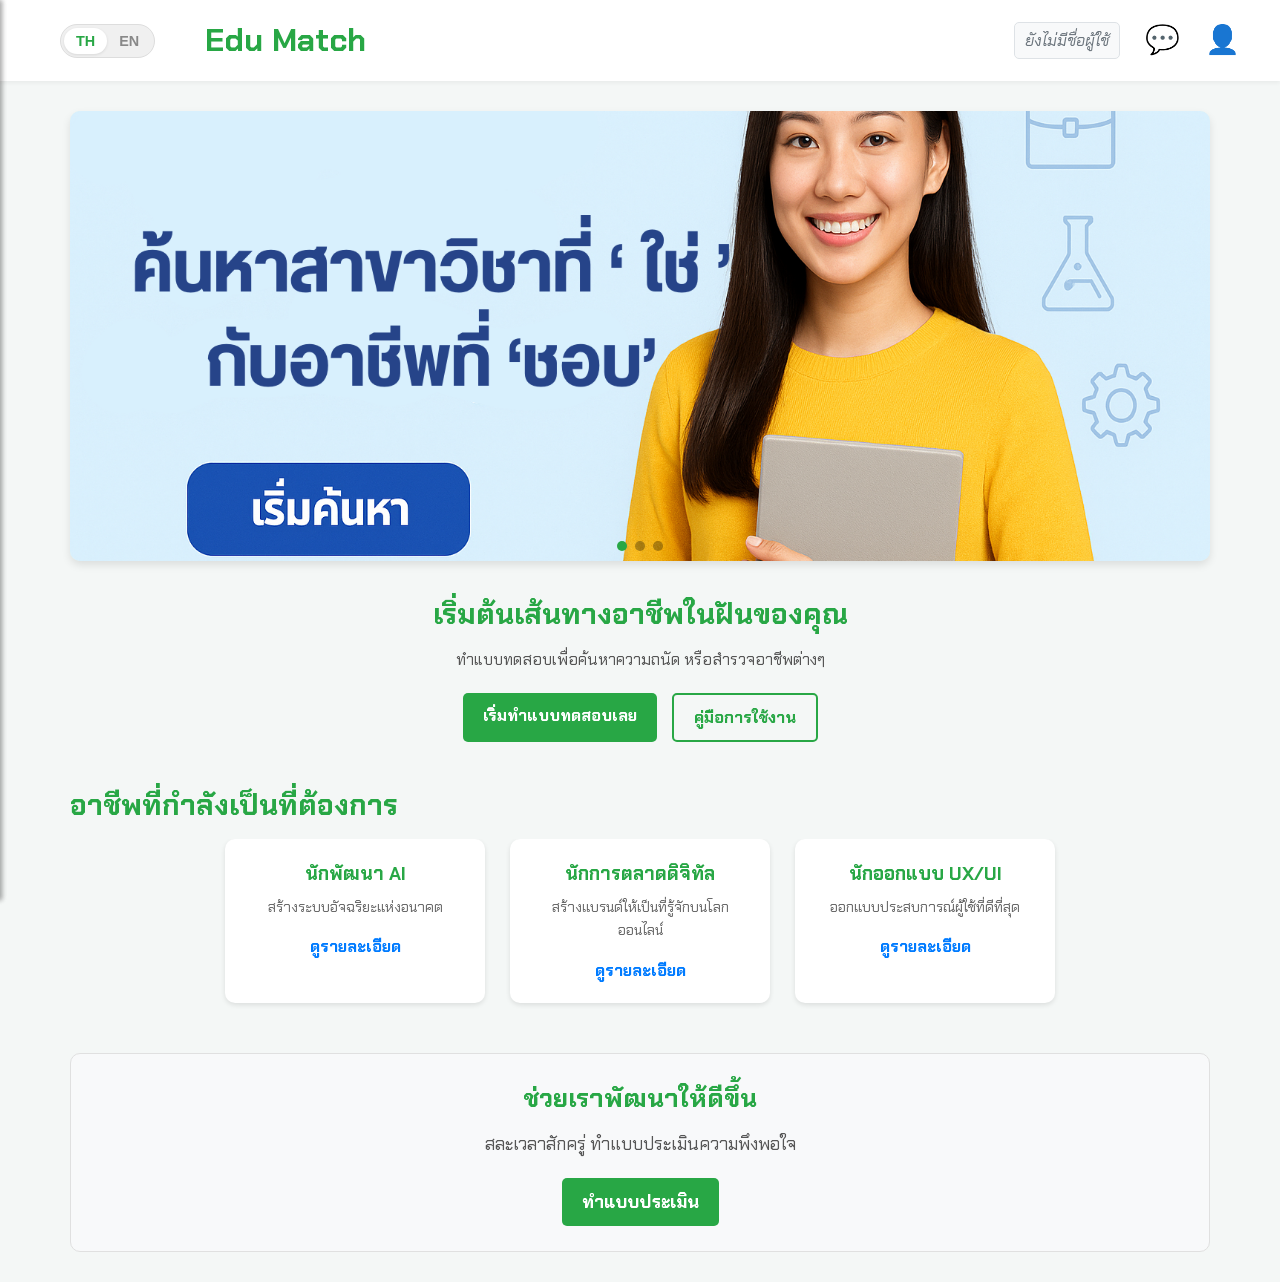
<file: index.html>
<!DOCTYPE html>
<html lang="th">
<head>
    <meta charset="UTF-8">
    <meta name="viewport" content="width=device-width, initial-scale=1.0">
    <title>Edu Match</title>
    <link rel="preconnect" href="https://fonts.googleapis.com">
    <link rel="preconnect" href="https://fonts.gstatic.com" crossorigin>
    <link href="https://fonts.googleapis.com/css2?family=Chakra+Petch:wght@400;700&display=swap" rel="stylesheet">
    <link rel="stylesheet" href="style.css">
</head>
<body>
    <header class="main-header">
        <nav class="navbar">
            <button class="menu-toggle" aria-label="Open menu">
                ☰
            </button>
            <div class="logo">Edu Match</div>
            <div class="lang-switcher">
                <button id="lang-switcher-th" class="lang-btn active">TH</button>
                <button id="lang-switcher-en" class="lang-btn">EN</button>
            </div>
            <div class="nav-icons">
                <a href="#" id="username-link" class="nav-icon-link">
                    <div class="username-display" id="username-display">
                        ยังไม่มีบัญชีผู้ใช้ 
                    </div>
                </a>
                <a href="https://www.instagram.com/hostcool_/" target="_blank" id="chat-link" class="nav-icon-link" aria-label="ติดต่อเรา">
                    💬
                </a>
                <a href="login.html" id="profile-link" class="nav-icon-link" aria-label="Profile">
                    👤
                </a>
            </div>
        </nav>
    </header>

    <main class="main-content">
        <section class="hero-slider">
            <div class="slider-container">
                <div class="slider-item slide-1 active">
                    <a href="quiz.html" class="stretched-link" aria-label="ไปหน้าแบบทดสอบ"></a>
                    </div>
                <div class="slider-item slide-2">
                    <a href="quiz.html" class="stretched-link" aria-label="ไปหน้าแบบทดสอบ"></a>
                    </div>
                <div class="slider-item slide-3">
                    <a href="quiz.html" class="stretched-link" aria-label="ไปหน้าแบบทดสอบ"></a>
                    </div>
            </div>
            <div class="slider-pagination">
                <span class="dot active"></span>
                <span class="dot "></span>
                <span class="dot "></span> 
            </div>
        </section>

        <section class="call-to-action-section">
            <h2 class="section-title">เริ่มต้นเส้นทางอาชีพในฝันของคุณ</h2>
            <p class="section-description">ทำแบบทดสอบเพื่อค้นหาความถนัด หรือสำรวจอาชีพต่างๆ</p>
            <div class="cta-buttons">
                <a href="quiz.html" class="button primary">เริ่มทำแบบทดสอบเลย</a>
                <a href="guide.html" class="button secondary">คู่มือการใช้งาน</a>
            </div>
        </section>

        <section class="featured-careers-section">
            <h2 class="section-title">อาชีพที่กำลังเป็นที่ต้องการ</h2>
            <div class="career-cards-container">
                <div class="career-card">
                    <h3>นักพัฒนา AI</h3>
                    <p>สร้างระบบอัจฉริยะแห่งอนาคต</p>
                    <a href="https://vt.tiktok.com/ZSy5EnSFD/" class="card-link">ดูรายละเอียด</a>
                </div>
                <div class="career-card">
                    <h3>นักการตลาดดิจิทัล</h3>
                    <p>สร้างแบรนด์ให้เป็นที่รู้จักบนโลกออนไลน์</p>
                    <a href="https://vt.tiktok.com/ZSy5Ex9p8/" class="card-link">ดูรายละเอียด</a>
                </div>
                <div class="career-card">
                    <h3>นักออกแบบ UX/UI</h3>
                    <p>ออกแบบประสบการณ์ผู้ใช้ที่ดีที่สุด</p>
                    <a href="https://vt.tiktok.com/ZSy5EtS7n/" class="card-link">ดูรายละเอียด</a>
                </div>
                </div>
        </section>
        </section> <section class="feedback-box">
            <h3> ช่วยเราพัฒนาให้ดีขึ้น</h3>
            <p>สละเวลาสักครู่ ทำแบบประเมินความพึงพอใจ </p>
            
            <a href="https://docs.google.com/forms/d/e/1FAIpQLSfz7ZHGNui9Fj3kwUBhWKAnGfZDFQn2I20nBhY0VhFOo8WNAQ/viewform" target="_blank" class="button primary feedback-button">
                ทำแบบประเมิน
            </a>
        </section>
        </main> <aside class="side-menu">
    </main>

    <aside class="side-menu">
        <button class="close-menu">X</button>
        <ul>
            <li><a href="#">หน้าหลัก</a></li>
            <li><a href="#">ทำแบบทดสอบ</a></li>
            <li><a href="#">ค้นหาอาชีพ</a></li>
            <li><a href="#">บันทึกของฉัน</a></li>
            <li id="login-menu-link"><a href="login.html">เข้าสู่ระบบ / สมัครสมาชิก</a></li>
        </ul>
    </aside>
    <div class="overlay"></div> <script src="script.js"></script>
    <script src="script.js"></script> 

    <div class="modal-overlay" id="logout-overlay">
        <div class="modal-box" id="logout-modal">
            <h3>ออกจากระบบ</h3>
            <p>คุณแน่ใจหรือไม่ว่าต้องการออกจากระบบ?</p>
            <div class="modal-buttons">
                <button class="button secondary" id="logout-cancel-btn">ยกเลิก</button>
                <button class="button danger" id="logout-confirm-btn">ยืนยัน ออกจากระบบ</button>
            </div>
        </div>
    </div>
</body>
</html>
</file>
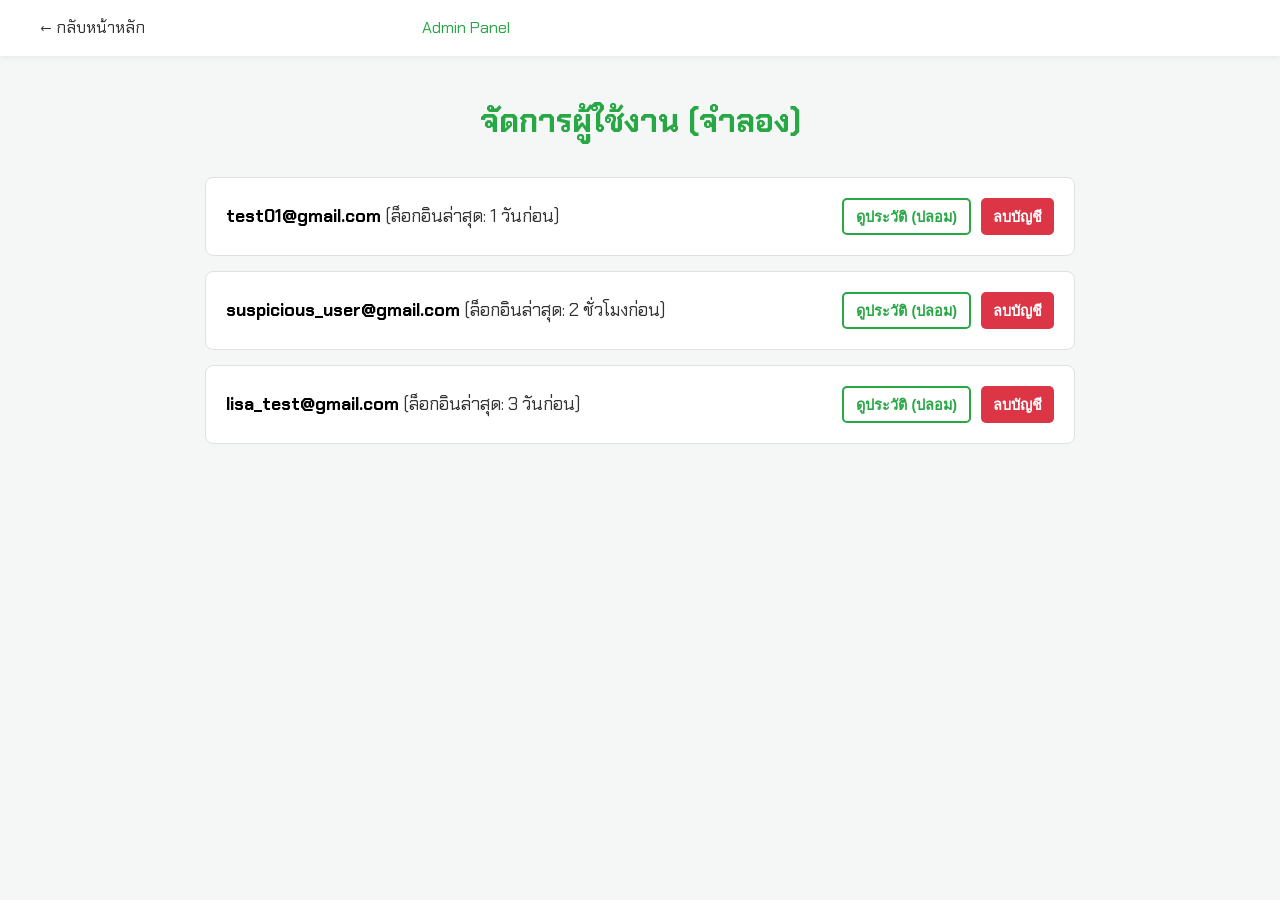
<file: admin-panel.html>
<!DOCTYPE html>
<html lang="th">
<head>
    <meta charset="UTF-8">
    <meta name="viewport" content="width=device-width, initial-scale=1.0">
    <title>Admin Panel - Edu Match</title>
    <link rel="preconnect" href="https://fonts.googleapis.com">
    <link rel="preconnect" href="https://fonts.gstatic.com" crossorigin>
    <link href="https://fonts.googleapis.com/css2?family=Chakra+Petch:wght@400;700&display=swap" rel="stylesheet">
    <link rel="stylesheet" href="style.css">
</head>
<body class="result-page-body"> <header class="main-header">
        <nav class="navbar">
            <a href="index.html" class="back-button">&larr; กลับหน้าหลัก</a>
            <div class="logo-center">Admin Panel</div>
            <div></div>
        </nav>
    </header>

    <main class="admin-container">
        <h1>จัดการผู้ใช้งาน (จำลอง)</h1>
        
        <div class="user-list-container">
            <div class="user-card" id="user-1">
                <div class="user-info">
                    <strong>test01@gmail.com</strong> (ล็อกอินล่าสุด: 1 วันก่อน)
                </div>
                <div class="user-actions">
                    <button class="button secondary small" onclick="viewHistory('test01@gmail.com')">ดูประวัติ (ปลอม)</button>
                    <button class="button danger small" onclick="deleteUser('user-1', 'test01@gmail.com')">ลบบัญชี</button>
                </div>
            </div>

            <div class="user-card" id="user-2">
                <div class="user-info">
                    <strong>suspicious_user@gmail.com</strong> (ล็อกอินล่าสุด: 2 ชั่วโมงก่อน)
                </div>
                <div class="user-actions">
                    <button class="button secondary small" onclick="viewHistory('suspicious_user')">ดูประวัติ (ปลอม)</button>
                    <button class="button danger small" onclick="deleteUser('user-2', 'suspicious_user')">ลบบัญชี</button>
                </div>
            </div>

             <div class="user-card" id="user-3">
                <div class="user-info">
                    <strong>lisa_test@gmail.com</strong> (ล็อกอินล่าสุด: 3 วันก่อน)
                </div>
                <div class="user-actions">
                    <button class="button secondary small" onclick="viewHistory('lisa_test')">ดูประวัติ (ปลอม)</button>
                    <button class="button danger small" onclick="deleteUser('user-3', 'lisa_test')">ลบบัญชี</button>
                </div>
            </div>
            
        </div>
    </main> 

    <script>
        // "ฟังก์ชันจำลอง" การลบ
        function deleteUser(cardId, username) {
            if (confirm(`(จำลอง) คุณแน่ใจหรือไม่ว่าต้องการลบบัญชี: ${username}?`)) {
                // 1. ลบการ์ดนั้นออกจากหน้าจอ
                document.getElementById(cardId).remove();
                
                // 2. แจ้งเตือน
                alert(`(จำลอง) ลบบัญชี ${username} ออกจากระบบแล้ว!`);
            }
        }

        // "ฟังก์ชันจำลอง" การดูประวัติ
        function viewHistory(username) {
            alert(`(จำลอง) กำลังเปิดดูประวัติของ ${username}\n\n[ข้อมูลปลอม]\n- ครั้งที่ 1: สาย R (ชุดเล็ก)\n- ครั้งที่ 2: สาย I (ชุดเต็ม)`);
        }
    </script>
</body>
</html>
</file>
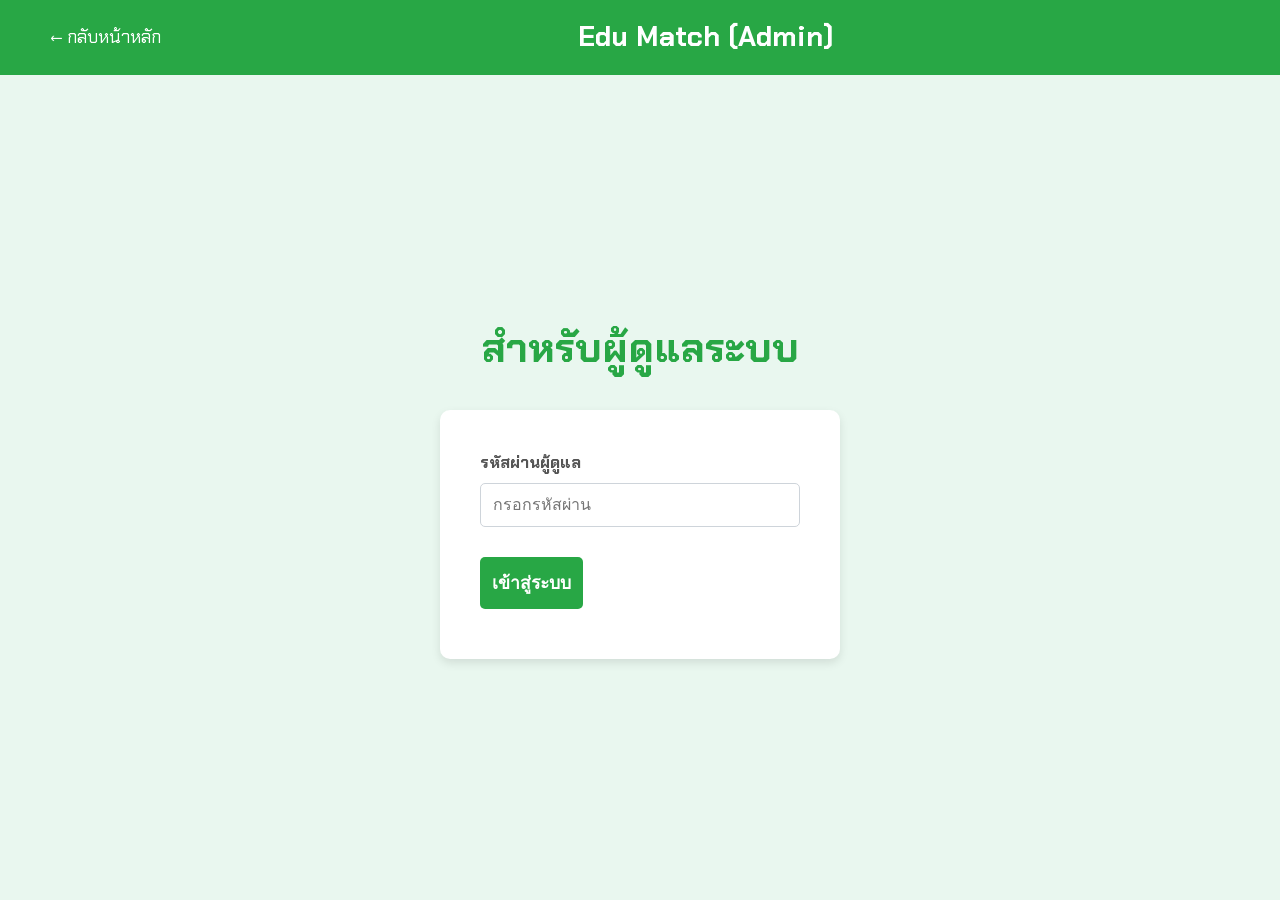
<file: admin.html>
<!DOCTYPE html>
<html lang="th">
<head>
    <meta charset="UTF-8">
    <meta name="viewport" content="width=device-width, initial-scale=1.0">
    <title>Admin Login - Edu Match</title>
    <link rel="preconnect" href="https://fonts.googleapis.com">
    <link rel="preconnect" href="https://fonts.gstatic.com" crossorigin>
    <link href="https://fonts.googleapis.com/css2?family=Chakra+Petch:wght@400;700&display=swap" rel="stylesheet">
    <link rel="stylesheet" href="style.css">
</head>
<body class="login-page-body">
    
    <header class="main-header">
        <nav class="navbar">
            <a href="index.html" class="back-button">&larr; กลับหน้าหลัก</a>
            <div class="logo-center">Edu Match (Admin)</div>
            <div></div>
        </nav>
    </header>

    <main class="login-container">
        <h1 class="login-title">สำหรับผู้ดูแลระบบ</h1>
        
        <form class="login-form" id="admin-login-form">
            <div class="form-group">
                <label for="password">รหัสผ่านผู้ดูแล</label>
                <input type="password" id="admin-password" placeholder="กรอกรหัสผ่าน" required>
            </div>
            <button type="submit" class="button primary login-button">เข้าสู่ระบบ</button>
            <p id="admin-error-msg" style="color: red; text-align: center; margin-top: 10px;"></p>
        </form>
    </main>

    <script>
        document.getElementById('admin-login-form').addEventListener('submit', (e) => {
            e.preventDefault();
            const pass = document.getElementById('admin-password').value;
            const errorMsg = document.getElementById('admin-error-msg');
            
            // นี่คือ "รหัสผ่านจำลอง" ที่เราฝังไว้
            if (pass === 'admin1234') {
                // ถ้าถูก ให้ไปหน้า Panel
                window.location.href = 'admin-panel.html';
            } else {
                // ถ้าผิด
                errorMsg.textContent = 'รหัสผ่านไม่ถูกต้อง!';
            }
        });
    </script>
</body>
</html>
</file>
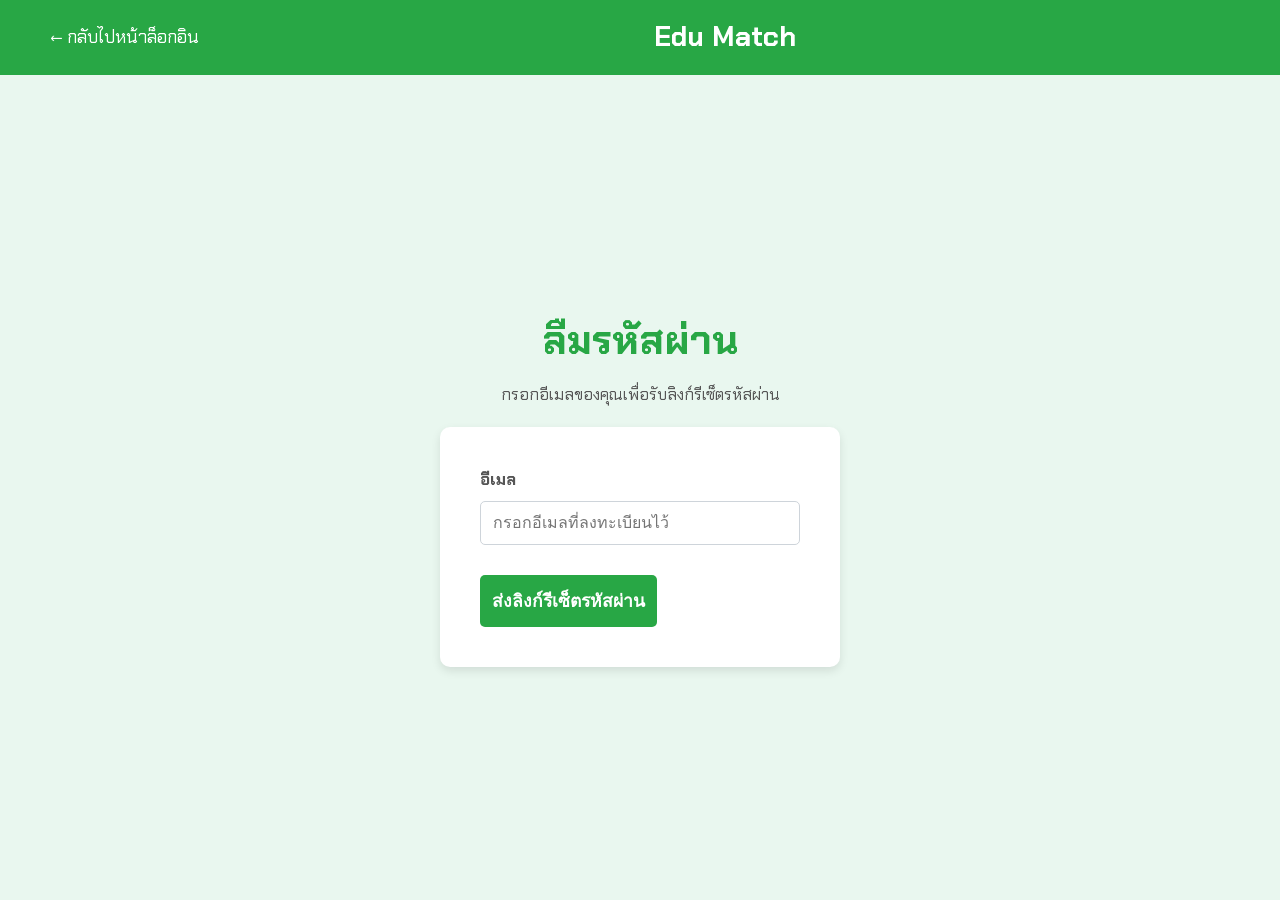
<file: forgot-password.html>
<!DOCTYPE html>
<html lang="th">
<head>
    <meta charset="UTF-8">
    <meta name="viewport" content="width=device-width, initial-scale=1.0">
    <title>ลืมรหัสผ่าน - Edu Match</title>
    <link rel="preconnect" href="https://fonts.googleapis.com">
    <link rel="preconnect" href="https://fonts.gstatic.com" crossorigin>
    <link href="https://fonts.googleapis.com/css2?family=Chakra+Petch:wght@400;700&display=swap" rel="stylesheet">
    <link rel="stylesheet" href="style.css">
</head>
<body class="login-page-body"> <header class="main-header">
        <nav class="navbar">
            <a href="login.html" class="back-button" aria-label="Go back">
                &larr; กลับไปหน้าล็อกอิน
            </a>
            <div class="logo-center">Edu Match</div>
            <div></div>
        </nav>
    </header>

    <main class="login-container">
        <h1 class="login-title">ลืมรหัสผ่าน</h1>
        <p class="section-description" style="text-align: center; margin-top: -20px; margin-bottom: 20px;">
            กรอกอีเมลของคุณเพื่อรับลิงก์รีเซ็ตรหัสผ่าน
        </p>

        <form class="login-form" id="forgot-password-form">
            <div class="form-group">
                <label for="email">อีเมล</label>
                <input type="email" id="email" name="email" placeholder="กรอกอีเมลที่ลงทะเบียนไว้" required>
            </div>
            
            <button type="submit" class="button primary login-button">ส่งลิงก์รีเซ็ตรหัสผ่าน</button>
        </form>
    </main>

    <script>
        document.addEventListener('DOMContentLoaded', () => {
            const form = document.getElementById('forgot-password-form');
            const emailInput = document.getElementById('email');

            form.addEventListener('submit', (e) => {
                e.preventDefault(); // ป้องกันการโหลดหน้าใหม่
                
                const email = emailInput.value;
                if (email.trim() === '') {
                    alert('กรุณากรอกอีเมลของคุณ');
                    return;
                }

                // --- นี่คือ "การจำลอง" ครับ ---
                alert(`(จำลองการทำงานของ Backend)\n\nระบบได้ส่งลิงก์รีเซ็ตรหัสผ่านไปที่: \n${email}\n\nกรุณาตรวจสอบอีเมลของคุณ`);

                // ส่งผู้ใช้กลับไปหน้าล็อกอิน
                window.location.href = 'login.html';
            });
        });
    </script>
</body>
</html>
</file>
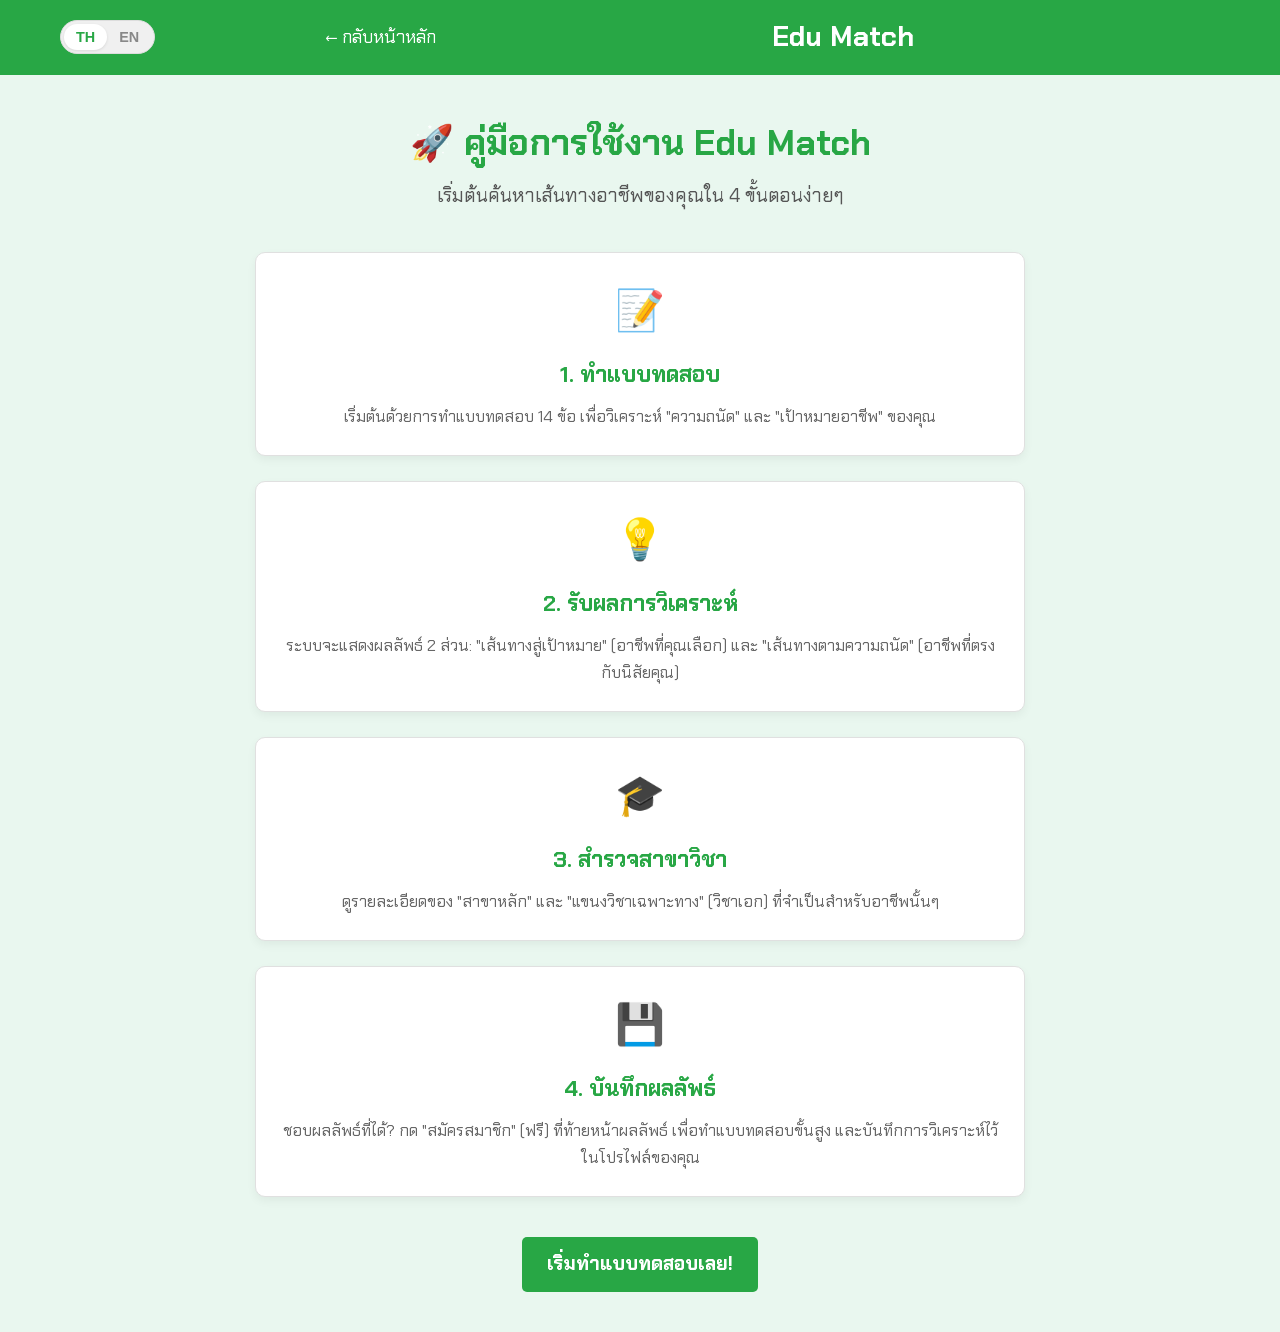
<file: guide.html>
<!DOCTYPE html>
<html lang="th">
<head>
    <meta charset="UTF-8">
    <meta name="viewport" content="width=device-width, initial-scale=1.0">
    <title>คู่มือการใช้งาน - Edu Match</title>
    <link rel="preconnect" href="https://fonts.googleapis.com">
    <link rel="preconnect" href="https://fonts.gstatic.com" crossorigin>
    <link href="https://fonts.googleapis.com/css2?family=Chakra+Petch:wght@400;700&display=swap" rel="stylesheet">
    <link rel="stylesheet" href="style.css">
</head>
<body class="login-page-body"> <header class="main-header">
        <nav class="navbar">
            <a href="index.html" class="back-button" aria-label="Go back">
                &larr; กลับหน้าหลัก
            </a>
            <div class="logo-center">Edu Match</div>
            <div class="lang-switcher">
                <button id="lang-switcher-th" class="lang-btn active">TH</button>
                <button id="lang-switcher-en" class="lang-btn">EN</button>
            </div>
            <div></div>
        </nav>
    </header>

    <main class="guide-container">
        <h1 class="guide-title">🚀 คู่มือการใช้งาน Edu Match</h1>
        <p class="guide-subtitle">เริ่มต้นค้นหาเส้นทางอาชีพของคุณใน 4 ขั้นตอนง่ายๆ</p>

        <div class="guide-steps-container">

            <div class="guide-step">
                <div class="step-icon">📝</div>
                <div class="step-content">
                    <h3>1. ทำแบบทดสอบ</h3>
                    <p>เริ่มต้นด้วยการทำแบบทดสอบ 14 ข้อ เพื่อวิเคราะห์ "ความถนัด" และ "เป้าหมายอาชีพ" ของคุณ</p>
                </div>
            </div>

            <div class="guide-step">
                <div class="step-icon">💡</div>
                <div class="step-content">
                    <h3>2. รับผลการวิเคราะห์</h3>
                    <p>ระบบจะแสดงผลลัพธ์ 2 ส่วน: "เส้นทางสู่เป้าหมาย" (อาชีพที่คุณเลือก) และ "เส้นทางตามความถนัด" (อาชีพที่ตรงกับนิสัยคุณ)</p>
                </div>
            </div>

            <div class="guide-step">
                <div class="step-icon">🎓</div>
                <div class="step-content">
                    <h3>3. สำรวจสาขาวิชา</h3>
                    <p>ดูรายละเอียดของ "สาขาหลัก" และ "แขนงวิชาเฉพาะทาง" (วิชาเอก) ที่จำเป็นสำหรับอาชีพนั้นๆ</p>
                </div>
            </div>

            <div class="guide-step">
                <div class="step-icon">💾</div>
                <div class="step-content">
                    <h3>4. บันทึกผลลัพธ์</h3>
                    <p>ชอบผลลัพธ์ที่ได้? กด "สมัครสมาชิก" (ฟรี) ที่ท้ายหน้าผลลัพธ์ เพื่อทำแบบทดสอบขั้นสูง และบันทึกการวิเคราะห์ไว้ในโปรไฟล์ของคุณ</p>
                </div>
            </div>

        </div>

        <a href="quiz.html" class="button primary start-quiz-button">เริ่มทำแบบทดสอบเลย!</a>

    </main>
</body>
</html>
</file>
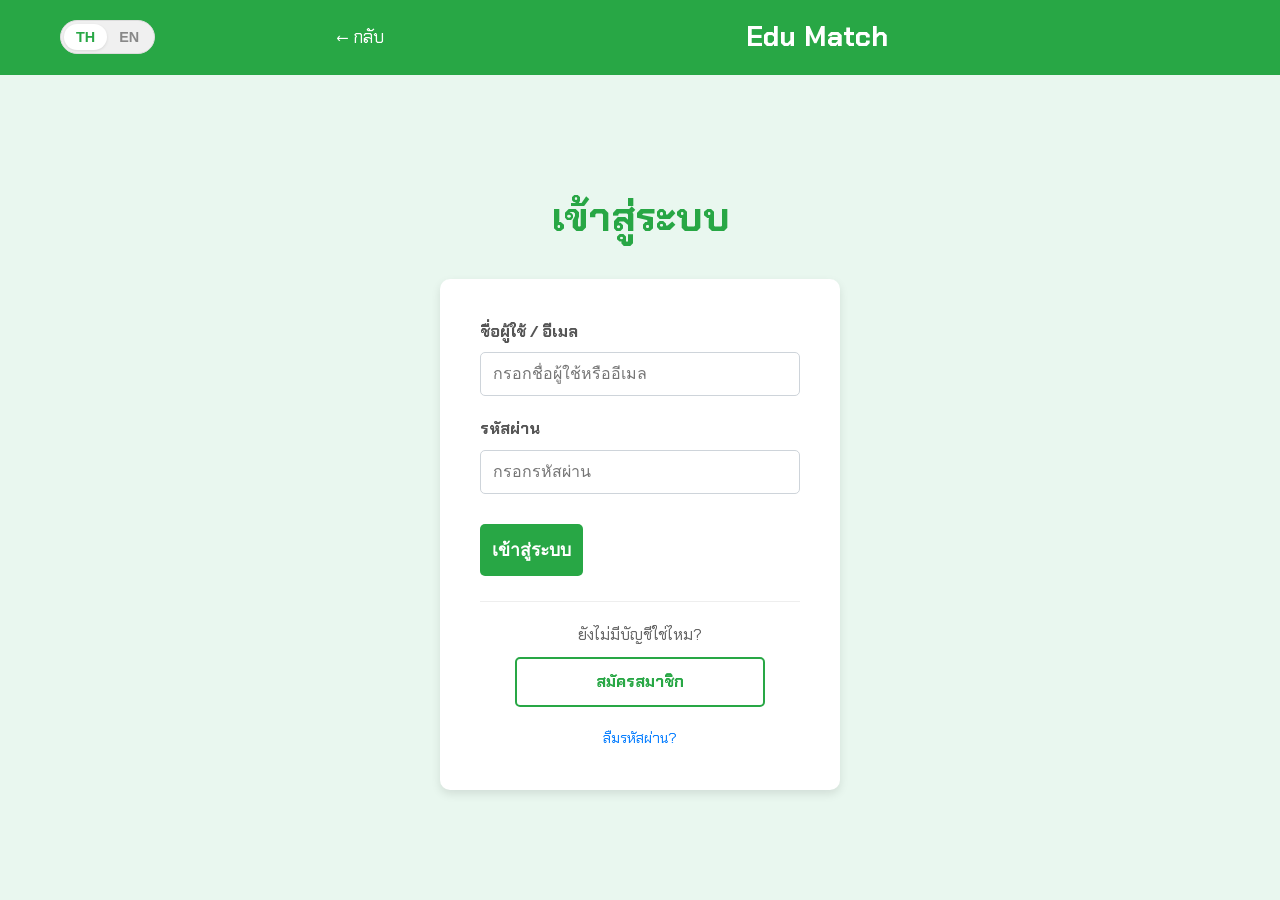
<file: login.html>
<!DOCTYPE html>
<html lang="th">
<head>
    <meta charset="UTF-8">
    <meta name="viewport" content="width=device-width, initial-scale=1.0">
    <title>เข้าสู่ระบบ - Edu Match</title>
    <link rel="preconnect" href="https://fonts.googleapis.com">
    <link rel="preconnect" href="https://fonts.gstatic.com" crossorigin>
    <link href="https://fonts.googleapis.com/css2?family=Chakra+Petch:wght@400;700&display=swap" rel="stylesheet">
    <link rel="stylesheet" href="style.css">
</head>
<body class="login-page-body">
    <header class="main-header">
        <nav class="navbar">
            <a href="index.html" class="back-button" aria-label="Go back">
                &larr; กลับ
            </a>
            <div class="logo-center">Edu Match</div>
            <div class="lang-switcher">
                <button id="lang-switcher-th" class="lang-btn active">TH</button>
                <button id="lang-switcher-en" class="lang-btn">EN</button>
            </div>
            <div></div> </nav>
    </header>

    <main class="login-container">
        <h1 class="login-title">เข้าสู่ระบบ</h1>
        <form class="login-form">
            <div class="form-group">
                <label for="username">ชื่อผู้ใช้ / อีเมล</label>
                <input type="text" id="username" name="username" placeholder="กรอกชื่อผู้ใช้หรืออีเมล" required>
            </div>
            <div class="form-group">
                <label for="password">รหัสผ่าน</label>
                <input type="password" id="password" name="password" placeholder="กรอกรหัสผ่าน" required>
            </div>
            <button type="submit" class="button primary login-button">เข้าสู่ระบบ</button>
            <div class="register-section">
                <p>ยังไม่มีบัญชีใช่ไหม?</p>
                <a href="register.html" class="button secondary register-button">สมัครสมาชิก</a>
            </div>
            <a href="forgot-password.html" class="forgot-password">ลืมรหัสผ่าน?</a>
        </form>
    </main>
    </main>

    <script>
        document.addEventListener('DOMContentLoaded', () => {
            const loginForm = document.querySelector('.login-form');
            const usernameInput = document.getElementById('username');

            if (loginForm && usernameInput) {
                loginForm.addEventListener('submit', (e) => {
                    // "กันบัค": ป้องกันการส่งฟอร์มจริง
                    e.preventDefault(); 
                    
                    // ดึงชื่อผู้ใช้ (หรืออีเมล) จากฟอร์ม
                    const username = usernameInput.value;

                    // "กันบัค": เช็กว่ากรอกข้อมูลมา
                    if (username.trim() === '') {
                        alert('กรุณากรอกชื่อผู้ใช้หรืออีเมล');
                        return;
                    }

                    // *** นี่คือการจำลองการล็อกอิน ***
                    // เราบันทึกชื่อลง localStorage
                    localStorage.setItem('loggedInUser', username);

                    // ส่งผู้ใช้กลับไปหน้าหลัก
                    alert('เข้าสู่ระบบสำเร็จ! ยินดีต้อนรับ, ' + username);
                    window.location.href = 'index.html';
                });
            }
        });
    </script>
    </body>
</html>
</body>
</html>
</file>
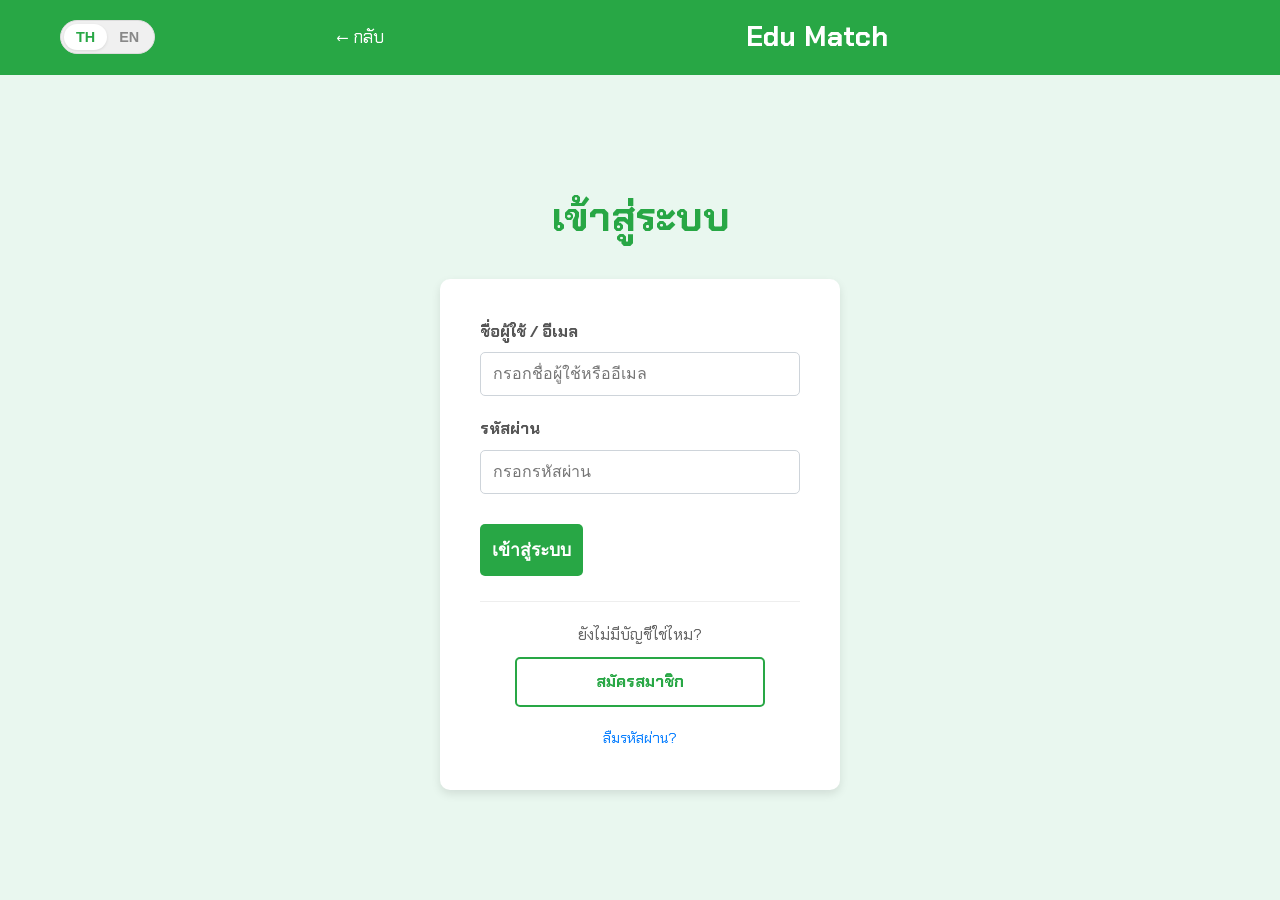
<file: profile.html>
<!DOCTYPE html>
<html lang="th">
<head>
    <meta charset="UTF-8">
    <meta name="viewport" content="width=device-width, initial-scale=1.0">
    <title>โปรไฟล์ของฉัน - Edu Match</title>
    <link rel="preconnect" href="https://fonts.googleapis.com">
    <link rel="preconnect" href="https://fonts.gstatic.com" crossorigin>
    <link href="https://fonts.googleapis.com/css2?family=Chakra+Petch:wght@400;700&display=swap" rel="stylesheet">
    <link rel="stylesheet" href="style.css">
</head>
<body class="result-page-body"> <header class="main-header">
        <nav class="navbar">
            <a href="index.html" class="back-button">&larr; กลับหน้าหลัก</a>
            <div class="logo-center">Edu Match</div>
            <div class="lang-switcher">
                <button id="lang-switcher-th" class="lang-btn active">TH</button>
                <button id="lang-switcher-en" class="lang-btn">EN</button>
            </div>
            <div></div>
        </nav>
    </header>

    <main class="profile-container">
        
        <section class="profile-header">
            <div class="profile-avatar">👤</div>
            <h1 id="profile-username">กำลังโหลด...</h1>
            <p id="profile-email-display"></p>
        </section>

        <section class="history-section">
            <h2>ประวัติการทำแบบทดสอบ</h2>
            <div class="history-list" id="history-list-container">
                </div>
        </section>

    </main> 

    <script src="profile.js"></script>
</body>
</html>
</file>
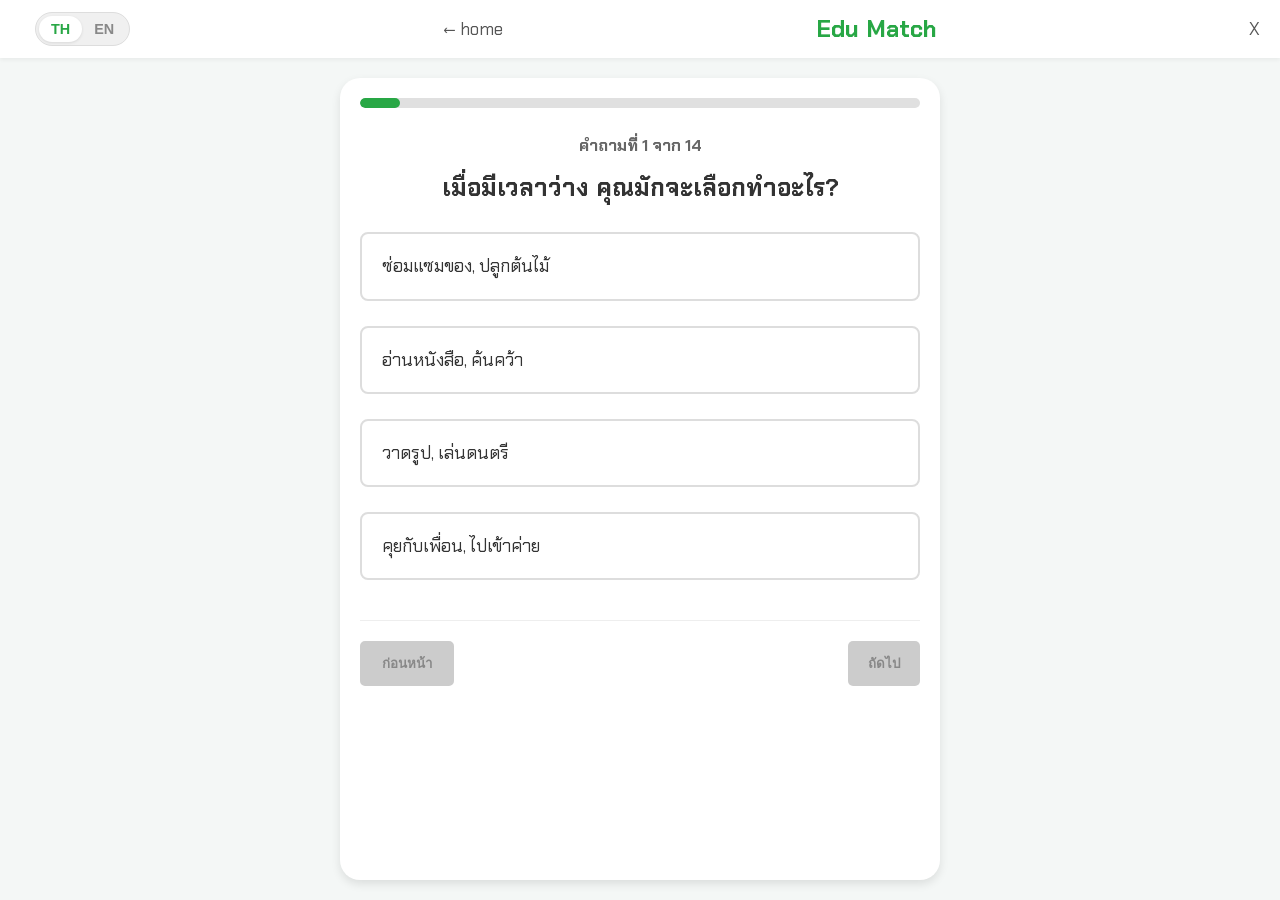
<file: quiz.html>
<!DOCTYPE html>
<html lang="th">
<head>
    <meta charset="UTF-8">
    <meta name="viewport" content="width=device-width, initial-scale=1.0">
    <title>แบบทดสอบ - Edu Match</title>
    <link rel="preconnect" href="https://fonts.googleapis.com">
    <link rel="preconnect" href="https://fonts.gstatic.com" crossorigin>
    <link href="https://fonts.googleapis.com/css2?family=Chakra+Petch:wght@400;700&display=swap" rel="stylesheet">
    <link rel="stylesheet" href="style.css">
</head>
<body class="quiz-page-body">
    
    <header class="quiz-header">
        <a href="index.html" class="quiz-back">&larr; home</a>
        <div class="logo">Edu Match</div>
        <div class="lang-switcher">
                <button id="lang-switcher-th" class="lang-btn active">TH</button>
                <button id="lang-switcher-en" class="lang-btn">EN</button>
            </div>
        <a href="index.html" class="quiz-close">X</a>
    </header>

    <main class="quiz-container">
        <div class="progress-bar-container">
            <div id="progress-bar" class="progress-bar"></div>
        </div>
        
        <div class="question-container">
            <h2 id="question-number">คำถามที่ 1 จาก 14</h2>
            <p id="question-text">กำลังโหลดคำถาม...</p>
        </div>
        
        <div id="answer-options" class="answer-options">
            
        </div>
        
        <div class="quiz-navigation">
            <button id="prev-btn" class="button secondary">ก่อนหน้า</button>
            <button id="next-btn" class="button primary" disabled>ถัดไป</button>
        </div>
    </main>

    
    <script src="quiz.js"></script>
</body>
</html>
</file>
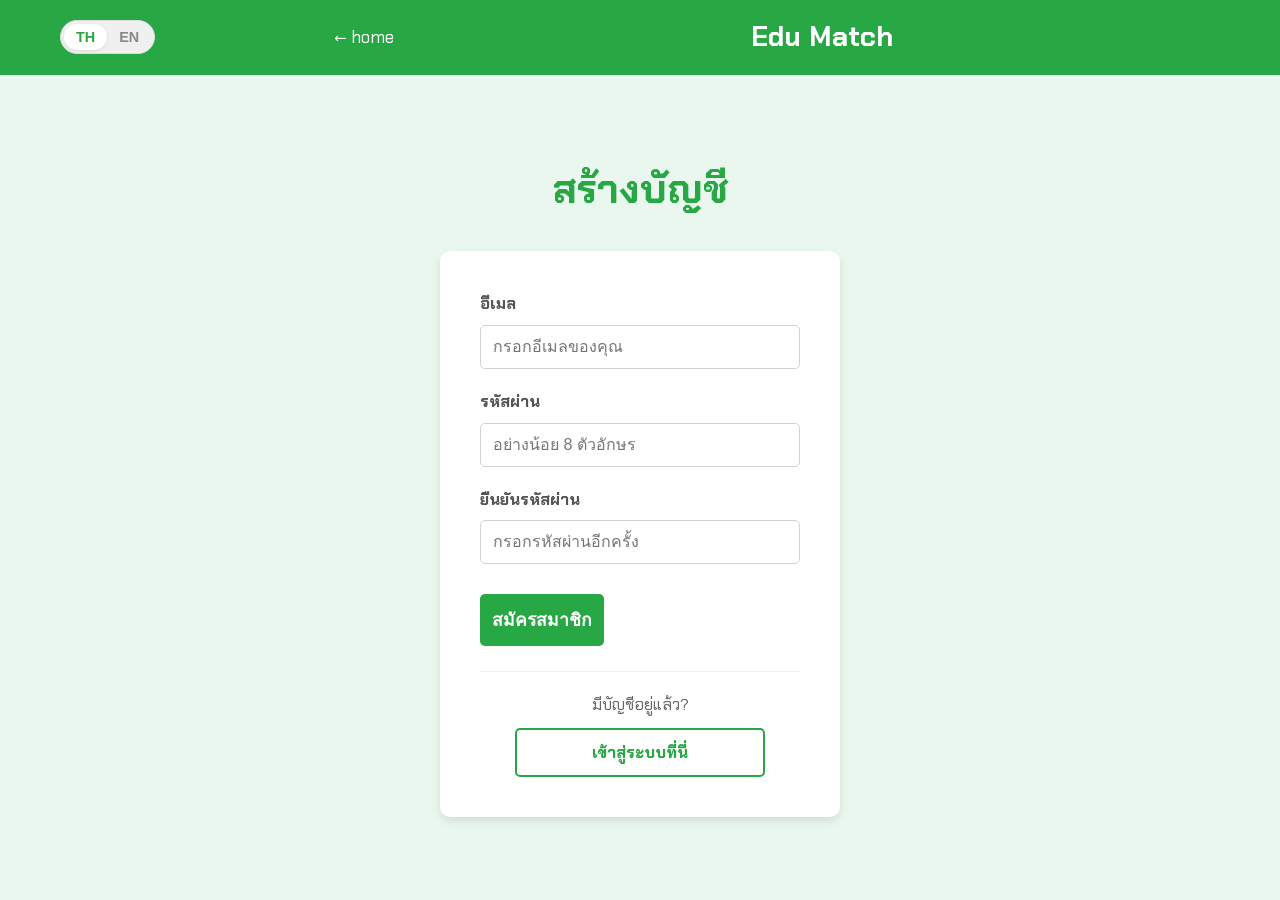
<file: register.html>
<!DOCTYPE html>
<html lang="th">
<head>
    <meta charset="UTF-8">
    <meta name="viewport" content="width=device-width, initial-scale=1.0">
    <title>สมัครสมาชิก - Edu Match</title>
    <link rel="preconnect" href="https://fonts.googleapis.com">
    <link rel="preconnect" href="https://fonts.gstatic.com" crossorigin>
    <link href="https://fonts.googleapis.com/css2?family=Chakra+Petch:wght@400;700&display=swap" rel="stylesheet">
    <link rel="stylesheet" href="style.css">
</head>
<body class="login-page-body"> 
    <header class="main-header">
        <nav class="navbar">
            <a href="index.html" class="back-button" aria-label="Go back">
                &larr; home
            </a>
            <div class="logo-center">Edu Match</div>
            <div class="lang-switcher">
                <button id="lang-switcher-th" class="lang-btn active">TH</button>
                <button id="lang-switcher-en" class="lang-btn">EN</button>
            </div>
            <div></div> 
        </nav>
    </header>

    <main class="login-container">
        <h1 class="login-title">สร้างบัญชี</h1>
        <form class="login-form">
            
            <div class="form-group">
                <label for="email">อีเมล</label>
                <input type="email" id="email" name="email" placeholder="กรอกอีเมลของคุณ" required>
            </div>
            
            <div class="form-group">
                <label for="password">รหัสผ่าน</label>
                <input type="password" id="password" name="password" placeholder="อย่างน้อย 8 ตัวอักษร" required>
            </div>
            
            <div class="form-group">
                <label for="confirm-password">ยืนยันรหัสผ่าน</label>
                <input type="password" id="confirm-password" name="confirm_password" placeholder="กรอกรหัสผ่านอีกครั้ง" required>
            </div>
            
            <button type="submit" class="button primary login-button">สมัครสมาชิก</button>
            
            <div class="switch-form-link">
                <p>มีบัญชีอยู่แล้ว?</p>
                <a href="login.html" class="button secondary register-button">เข้าสู่ระบบที่นี่</a>
            </div>
        </form>
    </main>
    </main>

    <script>
        document.addEventListener('DOMContentLoaded', () => {
            const registerForm = document.querySelector('.login-form');
            const emailInput = document.getElementById('email');

            if (registerForm && emailInput) {
                registerForm.addEventListener('submit', (e) => {
                    e.preventDefault(); 
                    
                    const email = emailInput.value;

                    if (email.trim() === '') {
                        alert('กรุณากรอกอีเมล');
                        return;
                    }
                    
                    // ดึง "ชื่อ" จากอีเมล (เช่น "test@gmail.com" -> "test")
                    const username = email.split('@')[0];

                    // *** นี่คือการจำลองการล็อกอิน ***
                    localStorage.setItem('loggedInUser', username);

                    // ส่งผู้ใช้กลับไปหน้าหลัก
                    alert('สมัครสมาชิกสำเร็จ! ยินดีต้อนรับ, ' + username);
                    window.location.href = 'index.html';
                });
            }
        });
    </script>
    </body>
</html>
</body>
</html>
</file>
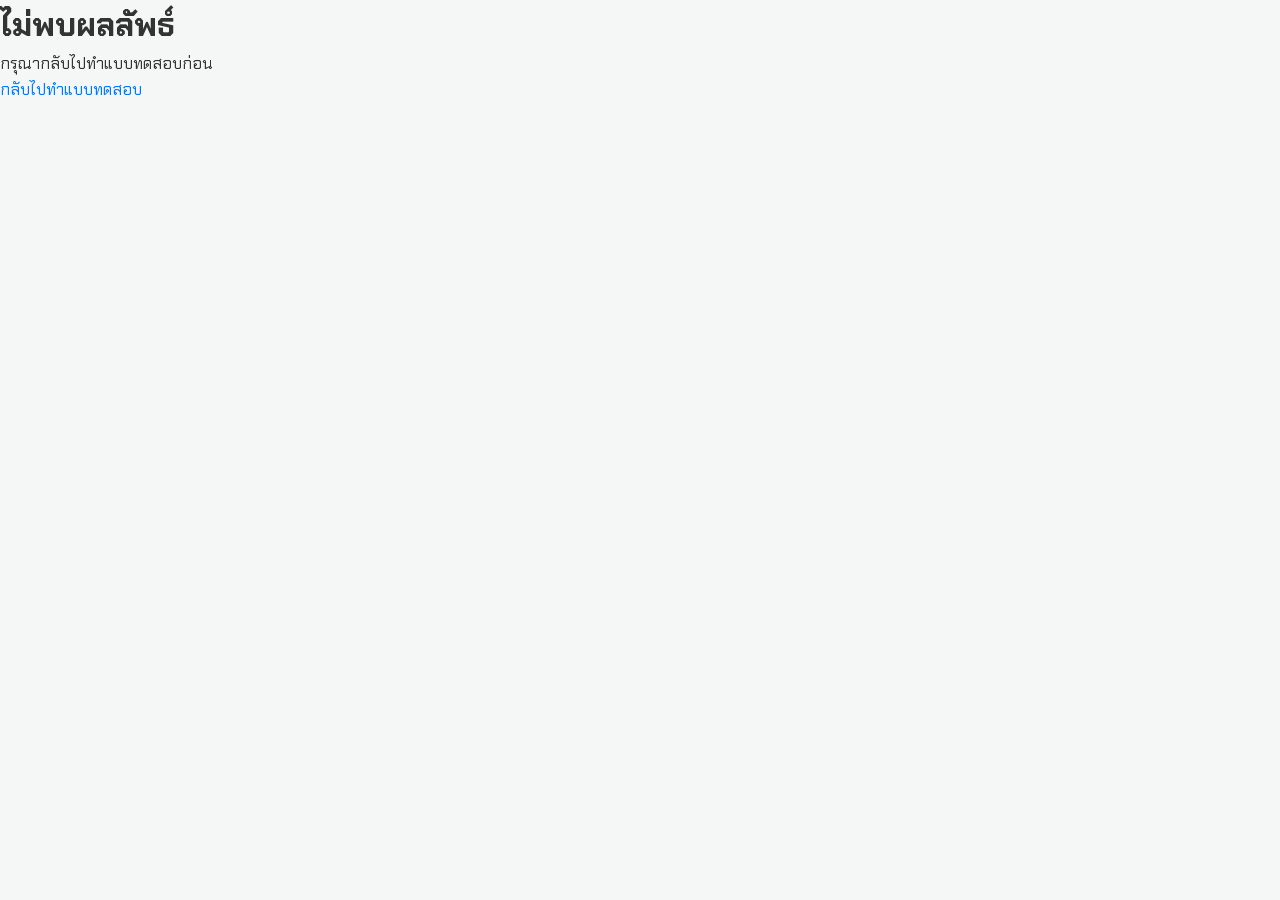
<file: result.html>
<!DOCTYPE html>
<html lang="th">
<head>
    <meta charset="UTF-8">
    <meta name="viewport" content="width=device-width, initial-scale=1.0">
    <title>ผลการวิเคราะห์ - Edu Match</title>
    <link rel="preconnect" href="https://fonts.googleapis.com">
    <link rel="preconnect" href="https://fonts.gstatic.com" crossorigin>
    <link href="https://fonts.googleapis.com/css2?family=Chakra+Petch:wght@400;700&display=swap" rel="stylesheet">
    <link rel="stylesheet" href="style.css">
</head>
<body class="result-page-body">
    
    <header class="main-header">
        <nav class="navbar">
            <a href="index.html" class="back-button">&larr; กลับหน้าหลัก</a>
            <div class="logo-center">Edu Match</div>
            <div class="lang-switcher">
                <button id="lang-switcher-th" class="lang-btn active">TH</button>
                <button id="lang-switcher-en" class="lang-btn">EN</button>
            </div>
            <div></div>
        </nav>
    </header>

    <main class="result-container">
        
        <section id="summary-card" class="summary-card">
            <h1 id="result-title">กำลังประมวลผล...</h1>
            <p id="result-description">...</p>
        </section>

        <section id="match-analysis" class="match-analysis">
            <h2 id="match-title">...</h2>
            <p id="match-insight">...</p>
        </section>

        <section class="result-tabs">
            <div class="tab-nav">
                <button class="tab-link active" data-tab="tab-goal">🚀 เส้นทางสู่เป้าหมาย</button>
                <button class="tab-link" data-tab="tab-aptitude">💡 เส้นทางตามความถนัด</button>
            </div>
            
            <div id="tab-goal" class="tab-content active">
                <h4>อาชีพที่แนะนำ</h4>
                <div class="career-recommendations" id="goal-career-recs">
                    </div>
                <h3 id="goal-career-title">...</h3>
                <div id="goal-fields-accordion" class="accordion">
                    </div>
            </div>
            
            <div id="tab-aptitude" class="tab-content">
                <h4>อาชีพที่แนะนำ</h4>
                <div class="career-recommendations" id="aptitude-career-recs">
                    </div>
                <h3 id="aptitude-career-title">...</h3>
                <div id="aptitude-fields-accordion" class="accordion">
                    </div>
            </div>
        </section>

        <section class="save-result-cta" id="save-result-box" style="display: none;"> <h3>ชอบผลลัพธ์นี้ใช่ไหม?</h3>
            <p>สร้างบัญชี (ฟรี) เพื่อทำแบบทดสอบขั้นสูง และบันทึกผลวิเคราะห์นี้ไว้ในโปรไฟล์ของคุณ!</p>
            <div class="cta-buttons">
                <a href="register.html" class="button primary">สมัครสมาชิกเพื่อบันทึก</a>
                <a href="login.html" class="button secondary">มีบัญชีแล้ว? เข้าสู่ระบบ</a>
            </div>
        </section>

    </main> 

    
    <script src="result.js"></script>
</body>
</html>
</file>
<file: style.css>
/* Basic Reset & Base Styles */
* {
    box-sizing: border-box;
    margin: 0;
    padding: 0;
}
/* ------------------------------------------------------ */
/* 🌈 Fade-in animation (เหมือนของเดิมแต่ย้ายออกจาก body) */
/* ------------------------------------------------------ */
@keyframes fadeIn {
    from {
        opacity: 0;
        transform: translateY(10px);
    }
    to {
        opacity: 1;
        transform: translateY(0);
    }
}

.main-content, 
.login-container, 
.quiz-container, 
.result-container, 
.guide-container,
.profile-container {
    animation: fadeIn 0.8s ease-out;
}

/* ------------------------------------------------------ */
/* 🌿 โครงสร้างหลักของหน้าเว็บ (Desktop view คงเดิม) */
/* ------------------------------------------------------ */
body {
    font-family: 'Chakra Petch', sans-serif;
    line-height: 1.6;
    color: #333;
    background-color: #f4f7f6;
    -webkit-font-smoothing: antialiased;
    -moz-osx-font-smoothing: grayscale;
}
a {
    text-decoration: none;
    color: #007bff;
}

a:hover {
    color: #0056b3;
}

/* กล่องทำแบบสอบถาม (Desktop ขนาดเดิม) */
.quiz-container {
    max-width: 900px;
    margin: 2rem auto;
    background: #fff;
    border-radius: 20px;
    padding: 2rem 3rem;
    box-shadow: 0 4px 10px rgba(0,0,0,0.1);
}

/* ปุ่มตัวเลือก */
.option-box {
    background-color: #f2f2f2;
    border-radius: 12px;
    padding: 1rem 1.5rem;
    margin: 1rem 0;
    cursor: pointer;
    transition: all 0.3s;
    display: flex;
    align-items: center;
    gap: 1rem;
}

.option-box:hover {
    background-color: #e0f3e9;
}

/* ------------------------------------------------------ */
/* 📱 Responsive Design สำหรับ iPad และมือถือ */
/* ------------------------------------------------------ */

/* ✅ iPad (แนวตั้งและแนวนอน) */



.button {
    display: inline-block;
    padding: 10px 20px;
    border-radius: 5px;
    font-weight: 700;
    text-align: center;
    cursor: pointer;
    transition: background-color 0.3s ease, color 0.3s ease;
    border: none;
}

.button.primary {
    background-color: #28a745; /* Green */
    color: white;
}

.button.primary:hover {
    background-color: #218838;
}

.button.secondary {
    background-color: transparent;
    color: #28a745;
    border: 2px solid #28a745;
}

.button.secondary:hover {
    background-color: #e6ffe6;
    color: #218838;
}

/* Header & Navbar */
.main-header {
    background-color: #ffffff;
    box-shadow: 0 2px 4px rgba(0,0,0,0.05);
    padding: 10px 15px;
    position: sticky;
    top: 0;
    z-index: 1000;
}

.navbar {
    display: flex;
    justify-content: space-between;
    align-items: center;
    max-width: 1200px; /* Limit width on larger screens */
    margin: 0 auto;
}

.menu-toggle, .close-menu {
    font-size: 24px;
    background: none;
    border: none;
    cursor: pointer;
    color: #333;
    padding: 5px;
}

.logo {
    font-family: 'Chakra Petch', cursive; /* More playful font */
    font-size: 28px;
    font-weight: 700;
    color: #28a745; /* Brand color */
}

.nav-icons {
    display: flex;
    align-items: center;
    gap: 15px; /* Space between icons */
}

.nav-icon-link {
    font-size: 24px;
    color: #555;
    display: flex; /* To center icon/button */
    align-items: center;
}

/* สไตล์ใหม่สำหรับแสดงชื่อผู้ใช้ */
.username-display {
    font-family: 'Chakra Petch', sans-serif;
    padding: 5px 10px;
    font-size: 16px;
    border-radius: 5px;
    transition: background-color 0.2s ease;
    cursor: pointer;
}

/* ถ้าเป็น Guest (ยังไม่ล็อกอิน) */
.username-display.guest {
    background-color: #f8f9fa; /* สีเทาจางๆ */
    border: 1px solid #dee2e6;
    color: #6c757d; /* สีเทาเข้ม */
    font-style: italic; /* ตัวเอียง */
}
.username-display.guest:hover {
    background-color: #e9ecef;
}

/* ถ้าล็อกอินแล้ว */
.username-display.logged-in {
    background-color: #e9f7ef; /* สีเขียวจางๆ (สีแบรนด์) */
    border: 1px solid #28a745;
    color: #218838; /* สีเขียวเข้ม */
    font-weight: 700; /* ตัวหนา */
}
.username-display.logged-in:hover {
    background-color: #d4edda;
}

/* Main Content */
.main-content {
    padding: 20px 15px;
    max-width: 1200px;
    margin: 0 auto;
}

/* Hero Slider */
.hero-slider {
    position: relative;
    overflow: hidden;
    margin-bottom: 30px;
    border-radius: 10px;
    box-shadow: 0 4px 8px rgba(0,0,0,0.1);
    background-color: #e9f7ef; /* Light background for the slider */
}

.slider-container {
    display: flex;
    transition: transform 0.5s ease-in-out; /* For JS slide animation */
}

.slider-item {
    min-width: 100%;
    height: 200px; /* Fixed height for mobile */
    flex-shrink: 0; /* Prevent shrinking */

    /* --- นี่คือส่วนที่สำคัญมากสำหรับรูปภาพ --- */
    background-size: cover; /* ให้รูปภาพเต็มพื้นที่โดยไม่บิดเบี้ยว */
    background-position: center; /* จัดรูปให้อยู่ตรงกลาง */
    position: relative; /* <-- เพิ่มบรรทัดนี้ (สำคัญมาก) */
    cursor: pointer; /* <-- เพิ่มบรรทัดนี้ (เพื่อให้เมาส์เป็นรูปมือ) */
}


/* --- เพิ่มโค้ดนี้ที่ท้ายไฟล์ style.css --- */
            
/* สำคัญ: ถ้าคุณใช้ชื่อโฟลเดอร์หรือชื่อไฟล์อื่น
    ต้องแก้ที่อยู่ (URL) ตรงนี้ให้ถูกต้องนะครับ
*/

.slider-item.slide-1 {
    background-image: url('img/slide1.png');
}
.slider-item.slide-2 {
    background-image: url('img/slide2.png');
}
.slider-item.slide-3 {
    background-image: url('img/slide3.png');
}

.slider-pagination {
    position: absolute;
    bottom: 10px;
    left: 50%;
    transform: translateX(-50%);
    display: flex;
    gap: 8px;
}

.slider-pagination .dot {
    width: 10px;
    height: 10px;
    background-color: rgba(0, 0, 0, 0.3);
    border-radius: 50%;
    cursor: pointer;
}

.slider-pagination .dot.active {
    background-color: #28a745;
}

.slider-content {
    position: relative; /* <-- ต้องมีบรรทัดนี้ */
    z-index: 2; /* <-- ต้องมีบรรทัดนี้ (เพื่อให้ข้อความอยู่ "ข้างบน" ลิงก์) */
    /* ...สไตล์อื่นๆ... */
}

/* Call to Action Section */
.call-to-action-section {
    text-align: center;
    margin-bottom: 40px;
}

.section-title {
    font-size: 1.8em;
    margin-bottom: 10px;
    color: #28a745;
}

.section-description {
    font-size: 1em;
    color: #555;
    margin-bottom: 20px;
}

.cta-buttons {
    display: flex;
    flex-direction: column; /* Stack on mobile */
    gap: 15px;
    margin-top: 20px;
}

/* Featured Careers Section */
.featured-careers-section {
    margin-bottom: 40px;
}

.career-cards-container {
    display: flex;
    overflow-x: auto; /* Enable horizontal scroll on mobile */
    gap: 15px;
    padding-bottom: 10px; /* Space for scrollbar */
    -webkit-overflow-scrolling: touch; /* Smoother scrolling on iOS */
    scrollbar-width: none; /* Hide scrollbar for Firefox */
    -ms-overflow-style: none;  /* Hide scrollbar for IE/Edge */
}

.career-cards-container::-webkit-scrollbar {
    display: none; /* Hide scrollbar for Chrome/Safari */
}


.career-card {
    flex: 0 0 70%; /* Take 70% width, don't grow/shrink */
    background-color: #ffffff;
    border-radius: 10px;
    box-shadow: 0 2px 5px rgba(0,0,0,0.1);
    padding: 20px;
    text-align: center;
    min-width: 250px; /* Minimum width for card */
}

.career-card h3 {
    color: #28a745;
    margin-bottom: 8px;
}

.career-card p {
    color: #666;
    font-size: 0.9em;
    margin-bottom: 15px;
}

.card-link {
    font-weight: 700;
    color: #007bff;
}

/* Side Menu */
.side-menu {
    position: fixed;
    top: 0;
    left: -280px; /* Off-screen by default */
    width: 280px;
    height: 100%;
    background-color: #ffffff;
    box-shadow: 2px 0 5px rgba(0,0,0,0.2);
    transition: left 0.3s ease-in-out;
    z-index: 2000;
    padding: 20px;
}

.side-menu.open {
    left: 0;
}

.side-menu .close-menu {
    position: absolute;
    top: 15px;
    right: 15px;
    font-size: 30px;
    color: #666;
}

.side-menu ul {
    list-style: none;
    padding-top: 60px; /* Space for close button */
}

.side-menu ul li {
    margin-bottom: 15px;
}

.side-menu ul li a {
    display: block;
    padding: 10px 0;
    font-size: 1.1em;
    color: #333;
    transition: color 0.2s ease;
}

.side-menu ul li a:hover {
    color: #28a745;
}

.overlay {
    position: fixed;
    top: 0;
    left: 0;
    width: 100%;
    height: 100%;
    background-color: rgba(0, 0, 0, 0.5);
    z-index: 1500;
    display: none; /* Hidden by default */
}


/* Login Page Specific Styles */
.login-page-body {
    background-color: #e9f7ef; /* Light green background */
    display: flex;
    flex-direction: column;
    min-height: 100vh;
}

.login-page-body .main-header {
    background-color: #28a745; /* Green header for login */
    color: white;
    box-shadow: none;
}

.login-page-body .navbar {
    justify-content: space-between;
}

.login-page-body .logo-center {
    font-family: 'Chakra Petch', cursive;
    font-size: 28px;
    font-weight: 700;
    color: white; /* White logo on green header */
    flex-grow: 1; /* Allow to take space */
    text-align: center;
}

.login-page-body .back-button {
    color: white;
    font-size: 1.1em;
    padding: 5px 10px;
    border-radius: 5px;
    transition: background-color 0.2s;
}
.login-page-body .back-button:hover {
    background-color: rgba(255, 255, 255, 0.2);
}


.login-container {
    flex-grow: 1; /* Make container take available space */
    display: flex;
    flex-direction: column;
    justify-content: center; /* Center vertically */
    align-items: center; /* Center horizontally */
    padding: 20px;
}

.login-title {
    font-size: 2em;
    color: #28a745;
    margin-bottom: 30px;
    text-align: center;
}

.login-form {
    background-color: #ffffff;
    padding: 30px;
    border-radius: 10px;
    box-shadow: 0 4px 10px rgba(0,0,0,0.1);
    width: 100%;
    max-width: 400px; /* Limit form width */
}

.form-group {
    margin-bottom: 20px;
}

.form-group label {
    display: block;
    margin-bottom: 8px;
    font-weight: 700;
    color: #555;
}

.form-group input[type="text"],
.form-group input[type="password"],
.form-group input[type="email"]{
    width: 100%;
    padding: 12px;
    border: 1px solid #ced4da;
    border-radius: 5px;
    font-size: 1em;
    color: #333;
    transition: border-color 0.2s ease;
}

.form-group input[type="text"]:focus,
.form-group input[type="password"]:focus {
    outline: none;
    border-color: #28a745;
    box-shadow: 0 0 0 0.2rem rgba(40, 167, 69, 0.25);
}

.login-button {
    width: 100%;
    margin-top: 10px;
    padding: 12px;
    font-size: 1.1em;
}

.register-section {
    display: flex;
    flex-direction: column;
    align-items: center;
    margin-top: 25px;
    padding-top: 20px;
    border-top: 1px solid #eee;
}

.register-section p {
    color: #666;
    margin-bottom: 10px;
}

.register-button {
    width: 100%;
    max-width: 250px;
    padding: 10px;
    font-size: 1em;
}

.forgot-password {
    display: block;
    text-align: center;
    margin-top: 20px;
    font-size: 0.9em;
    color: #007bff;
}
.forgot-password:hover {
    text-decoration: underline;
}

/* Responsive adjustments */
@media (min-width: 768px) {
    .main-header {
        padding: 15px 30px;
    }
    .navbar {
        justify-content: space-between;
    }
    .menu-toggle {
        display: none; /* Hide menu toggle on larger screens */
    }
    .nav-icons {
        margin-left: auto; /* Push icons to the right */
        gap: 25px;
    }
    .main-content {
        padding: 30px;
    }
    .hero-slider .slider-item {
        height: 350px; /* Taller slider on desktop */
        font-size: 1.8em;
    }
    .cta-buttons {
        flex-direction: row; /* Row on desktop */
        justify-content: center;
    }
    .button {
        width: auto; /* Reset width for desktop */
    }
    .career-cards-container {
        justify-content: center;
        flex-wrap: wrap; /* Allow wrapping */
        overflow-x: hidden; /* No scrollbar on desktop */
        gap: 25px;
    }
    .career-card {
        flex: 0 0 calc(33% - 25px); /* 3 cards per row */
        max-width: calc(33% - 25px);
        min-width: unset; /* Remove min-width override */
    }

    .side-menu {
        left: -350px; /* Taller width on desktop */
        width: 350px;
    }
    .side-menu.open {
        left: 0;
    }

    .login-title {
        font-size: 2.5em;
    }
    .login-form {
        padding: 40px;
    }
    .register-button {
        max-width: 200px; /* Smaller button on desktop */
    }
}

/* For even larger screens */
@media (min-width: 1024px) {
    .main-header .navbar {
        gap: 50px; /* More space around logo */
    }
    .logo {
        font-size: 32px;
    }
    .nav-icon-link {
        font-size: 28px;
    }
    .hero-slider .slider-item {
        height: 450px;
        font-size: 2.2em;
    }
    .career-card {
        flex: 0 0 calc(25% - 25px); /* 4 cards per row */
        max-width: calc(25% - 25px);
    }
    /* Style for switching between login/register forms */
    .switch-form-link {
        display: flex;
        flex-direction: column;
        align-items: center;
        margin-top: 25px;
        padding-top: 20px;
        border-top: 1px solid #eee;
    }

    .switch-form-link p {
        color: #666;
        margin-bottom: 10px;
    }

    .switch-form-link .register-button {
        width: 100%;
        max-width: 250px;
        padding: 10px;
        font-size: 1em;
    }

    /* Make the register section in login.html consistent */
    .register-section {
        display: flex;
        flex-direction: column;
        align-items: center;
        margin-top: 25px;
        padding-top: 20px;
        border-top: 1px solid #eee;
    }

    .register-section p {
        color: #666;
        margin-bottom: 10px;
    }

    .register-section .register-button {
        width: 100%;
        max-width: 250px;
        padding: 10px;
        font-size: 1em;
    }
    /* --- Quiz Page Styles --- */
    .quiz-page-body {
        background-color: #f4f7f6;
        display: flex;
        flex-direction: column;
        min-height: 100vh;
    }

    .quiz-header {
        display: flex;
        justify-content: space-between;
        align-items: center;
        padding: 10px 15px;
        background-color: #fff;
        box-shadow: 0 2px 4px rgba(0,0,0,0.05);
    }
    .quiz-header .logo { font-size: 24px; color: #28a745; font-weight: 700; }
    .quiz-back, .quiz-close { color: #555; font-size: 1.1em; padding: 5px; }

    .quiz-container {
        flex-grow: 1;
        padding: 20px;
        max-width: 600px;
        width: 100%;
        margin: 20px auto;
    }

    .progress-bar-container {
        width: 100%;
        background-color: #e0e0e0;
        border-radius: 5px;
        height: 10px;
        margin-bottom: 25px;
        overflow: hidden;
    }

    .progress-bar {
        width: 0%; /* Will be updated by JS */
        height: 100%;
        background-color: #28a745;
        border-radius: 5px;
        transition: width 0.3s ease;
    }

    .question-container {
        margin-bottom: 25px;
        text-align: center;
    }
    @media (max-width: 768px) {
    .answer-card {
        padding: 15px;
        font-size: 1em;
        text-align: center;
    }
}
    #question-number { font-size: 1em; color: #666; margin-bottom: 10px; }
    #question-text { font-size: 1.5em; font-weight: 700; color: #333; }

    .answer-options {
        display: grid;
        gap: 15px;
    }

    .answer-card {
    display: block; /* << ทำให้มันแสดงผล (สำคัญ!) */
    background-color: #fff;
    border: 2px solid #ddd;
    border-radius: 8px;
    padding: 18px 20px;
    margin-bottom: 10px;
    cursor: pointer;
    transition: border-color 0.2s ease, background-color 0.2s ease;
    font-size: 1.1em;
    text-align: left;
}
    .answer-card:hover {
    border-color: #28a745;
}

.answer-card.selected {
    border-color: #28a745;
    background-color: #eaf7ed;
    font-weight: 700;
    box-shadow: 0 0 10px rgba(40, 167, 69, 0.3);
}

    .quiz-navigation {
        display: flex;
        justify-content: space-between;
        margin-top: 30px;
        border-top: 1px solid #eee;
        padding-top: 20px;
    }
    .quiz-navigation button:disabled {
        background-color: #ccc;
        border-color: #ccc;
        color: #888;
        cursor: not-allowed;
    }

    /* --- Result Page Styles --- */
    .result-page-body { background-color: #f4f7f6; }
    .result-page-body .main-header { background-color: #fff; }
    .result-page-body .logo-center { color: #28a745; }
    .result-page-body .back-button { color: #333; }

    .result-container {
        padding: 20px 15px;
        max-width: 800px;
        margin: 20px auto;
    }

    .summary-card {
        background: linear-gradient(135deg, #28a745, #218838);
        color: white;
        padding: 30px;
        border-radius: 10px;
        text-align: center;
        margin-bottom: 30px;
        box-shadow: 0 4px 15px rgba(40, 167, 69, 0.4);
    }
    #result-title { font-size: 2em; margin-bottom: 10px; }
    #result-description { font-size: 1.1em; opacity: 0.9; }

    .match-analysis {
        background-color: #fff;
        padding: 20px;
        border-radius: 8px;
        margin-bottom: 30px;
        text-align: center;
        border: 1px solid #e0e0e0;
    }
    #match-title { font-size: 1.3em; margin-bottom: 10px; color: #333; }
    #match-insight { font-size: 1.1em; color: #555; }

    .tab-nav {
        display: flex;
        justify-content: center;
        border-bottom: 2px solid #ddd;
        margin-bottom: 20px;
    }
    .tab-link {
        background: none;
        border: none;
        padding: 10px 20px;
        font-size: 1.1em;
        font-family: 'Chakra Petch', sans-serif;
        font-weight: 700;
        cursor: pointer;
        color: #666;
        border-bottom: 3px solid transparent;
        margin-bottom: -2px; /* Aligns with parent border */
    }
    .tab-link.active {
        color: #28a745;
        border-bottom-color: #28a745;
    }

    .tab-content { 
        display: none; 
        text-align: centers;
    }
    /* --- สไตล์สำหรับหัวข้อ "สาขาสำหรับ..." ให้จัดกลาง --- */
    .tab-content h3 {
        /* * บรรทัดนี้คือการ "จัดกลาง" ที่คุณต้องการ
        * (แม้ว่า .tab-content จะสั่งไปแล้ว แต่การสั่งซ้ำที่นี่จะแน่นอนกว่า)
        */
        text-align: center;

        /* * และนี่คือการปรับแต่ง UI เพิ่มเติมให้สวยงาม
        */
        font-size: 1.5em; /* ทำให้ตัวใหญ่ขึ้นเล็กน้อย */
        font-weight: 700;
        color: #333;       /* สีเข้มขึ้น */
        margin-top: 10px;   /* เพิ่มระยะห่างด้านบน */
        margin-bottom: 25px; /* เพิ่มระยะห่างด้านล่าง (ก่อนการ์ด) */
    }
    .tab-content.active { display: block; }
    /* --- สไตล์ใหม่สำหรับ Field Cards (แทน Accordion) --- */
    /* .accordion ตอนนี้ทำหน้าที่เป็นแค่ container */
    .accordion {
        display: flex;
        flex-direction: column;
        gap: 15px;
        /* การ์ดจะจัดกลาง เพราะ .tab-content มี text-align: center */
        /* แต่เราจะให้การ์ดชิดซ้าย เพื่อให้อ่านง่าย */
        max-width: 600px; /* จำกัดความกว้าง */
        margin: 0 auto; /* ทำให้กองการ์ดนี้อยู่ตรงกลาง */
    }

    .field-card {
        background-color: #fff;
        border-radius: 8px;
        border: 1px solid #e0e0e0;
        padding: 20px;
        text-align: left; /* บังคับให้เนื้อหาในการ์ดชิดซ้าย */
        box-shadow: 0 2px 4px rgba(0,0,0,0.05);
    }
    .field-card-header {
        font-size: 1.3em;
        font-weight: 700;
        color: #28a745; /* สีแบรนด์ */
        margin-bottom: 15px;
        padding-bottom: 10px;
        border-bottom: 1px solid #eee;
    }
    .field-card-content h4 {
        font-size: 1.1em;
        margin-top: 10px;
        margin-bottom: 10px;
        color: #333;
    }
    .field-card-content ul {
        list-style-type: '•';
        padding-left: 20px;
    }
    .field-card-content li {
        margin-bottom: 8px;
        color: #555;
    }
    /* --- Result Page: Save Result CTA --- */
    .save-result-cta {
        background-color: #fff;
        border: 2px dashed #28a745; /* กรอบแบบประ */
        border-radius: 10px;
        padding: 25px 30px;
        text-align: center;
        margin-top: 40px;
        box-shadow: 0 4px 10px rgba(0,0,0,0.05);
    }

    .save-result-cta h3 {
        font-size: 1.6em;
        color: #28a745;
        margin-bottom: 10px;
    }

    .save-result-cta p {
        font-size: 1.1em;
        color: #555;
        margin-bottom: 25px;
    }

    .save-result-cta .cta-buttons {
        display: flex;
        flex-direction: column;
        gap: 15px;
        justify-content: center;
        align-items: center;
    }

    @media (min-width: 768px) {
        .save-result-cta .cta-buttons {
            flex-direction: row; /* เรียงแนวนอนบนจอใหญ่ */
        }
    }
    /* --- สไตล์สำหรับลิงก์ที่ยืดเต็มสไลด์ --- */
    .stretched-link {
        position: absolute;
        /* ยืดให้เต็มขอบพ่อ (คือ .slider-item) */
        top: 0;
        left: 0;
        right: 0;
        bottom: 0;
        /* หรือใช้คำสั่งใหม่: inset: 0; */
        
        /* * วางไว้ที่ z-index: 1 
        * (อยู่หน้า background-image แต่ "หลัง" .slider-content ที่มี z-index: 2) 
        */
        z-index: 1;
        
        /* ทำให้ลิงก์โปร่งใส */
        background-color: transparent; 
    }
    /* --- Styles for Guide Page (guide.html) --- */

    .guide-container {
        padding: 20px 15px;
        max-width: 800px;
        margin: 20px auto;
        text-align: center;
    }

    .guide-title {
        font-size: 2.2em;
        color: #28a745;
        margin-bottom: 10px;
    }

    .guide-subtitle {
        font-size: 1.2em;
        color: #555;
        margin-bottom: 40px;
    }

    .guide-steps-container {
        display: flex;
        flex-direction: column;
        gap: 25px;
        margin-bottom: 40px;
    }

    .guide-step {
        background-color: #fff;
        border-radius: 10px;
        box-shadow: 0 4px 10px rgba(0,0,0,0.05);
        padding: 25px;
        display: flex;
        flex-direction: column; /* Stack icon on top on mobile */
        align-items: center;
        text-align: center;
        border: 1px solid #e0e0e0;
    }

    .step-icon {
        font-size: 2.5em;
        margin-bottom: 15px;
    }

    .step-content h3 {
        font-size: 1.4em;
        color: #28a745;
        margin-bottom: 10px;
    }

    .step-content p {
        font-size: 1em;
        color: #666;
        line-height: 1.7;
    }

    .start-quiz-button {
        font-size: 1.2em;
        padding: 12px 25px;
    }

    /* Responsive for Guide Page */
    /* --- [ใหม่] สไตล์สำหรับ Modal Logout --- */
    

    /* 1. พื้นหลังโปร่งใส (Overlay) */
/* --- [ใหม่] สไตล์สำหรับ Modal Logout --- */
.modal-overlay {
    position: fixed;
    top: 0;
    left: 0;
    width: 100%;
    height: 100%;
    background-color: rgba(0, 0, 0, 0.6); 
    z-index: 5000;
    opacity: 0;
    transition: opacity 0.2s ease-in-out;
    display: flex;
    align-items: center;
    justify-content: center;
    visibility: hidden; /* <-- ต้องเป็น 'hidden' นะครับ */
}
.modal-overlay.show {
    opacity: 1;
    visibility: visible;
}
/* ... (สไตล์ modal-box อื่นๆ) ... */

    /* 3. กล่อง Modal (ตัวกล่องสีขาว) */
    .modal-box {
        background-color: #fff;
        border-radius: 10px;
        padding: 30px;
        box-shadow: 0 5px 15px rgba(0,0,0,0.2);
        text-align: center;
        max-width: 400px;
        width: 90%; /* สำหรับมือถือ */
        
        /* Animation ตอนเปิด */
        transform: scale(0.9);
        transition: transform 0.2s ease-in-out;
    }
    .modal-overlay.show .modal-box {
        transform: scale(1);
    }

    .modal-box h3 {
        font-size: 1.8em;
        font-weight: 700;
        color: #333;
        margin-bottom: 10px;
    }

    .modal-box p {
        font-size: 1.1em;
        color: #666;
        margin-bottom: 25px;
    }

    .modal-buttons {
        display: flex;
        flex-direction: column; /* ซ้อนกันบนมือถือ */
        gap: 10px;
    }

    /* 4. สไตล์ปุ่ม "อันตราย" (สีแดง) */
    .button.danger {
        background-color: #dc3545; /* สีแดง */
        color: white;
    }
    .button.danger:hover {
        background-color: #c82333;
    }

    /* ทำให้ปุ่มเรียงกันบนจอใหญ่ */
    @media (min-width: 768px) {
        .modal-buttons {
            flex-direction: row; /* เรียงแนวนอน */
            justify-content: center;
            gap: 15px;
        }
    }
    /* --- [ใหม่] สไตล์สำหรับหน้า Profile (profile.html) --- */

.profile-container {
    padding: 20px 15px;
    max-width: 800px;
    margin: 20px auto;
}

/* ส่วนหัวโปรไฟล์ */
.profile-header {
    background-color: #fff;
    padding: 30px;
    border-radius: 10px;
    text-align: center;
    margin-bottom: 30px;
    box-shadow: 0 4px 10px rgba(0,0,0,0.05);
    border: 1px solid #e0e0e0;
}

.profile-avatar {
    font-size: 4em;
    line-height: 1;
    margin-bottom: 15px;
}

#profile-username {
    font-size: 2.2em;
    color: #28a745;
    font-weight: 700;
}

#profile-email-display {
    font-size: 1.1em;
    color: #666;
    margin-top: 5px;
}

/* ส่วนประวัติ */
.history-section h2 {
    font-size: 1.8em;
    color: #333;
    text-align: center;
    margin-bottom: 25px;
}

.history-list {
    display: flex;
    flex-direction: column;
    gap: 15px;
}

.history-card {
    background-color: #fff;
    border-radius: 8px;
    border: 1px solid #e0e0e0;
    padding: 20px;
    display: flex;
    flex-direction: column; /* บนมือถือ */
    gap: 10px;
    align-items: flex-start;
}

.history-date {
    font-size: 0.9em;
    color: #666;
    font-weight: 700;
    padding-bottom: 10px;
    border-bottom: 1px solid #f0f0f0;
    width: 100%;
}

.history-main {
    flex-grow: 1;
    display: flex;
    flex-direction: column;
    gap: 5px;
}

.history-aptitude {
    font-size: 1.1em;
    font-weight: 700;
    color: #28a745;
}

.history-goal {
    font-size: 1.0em;
    color: #555;
}

.history-button {
    padding: 5px 15px;
    font-size: 0.9em;
    width: 100%; /* บนมือถือ */
}
.history-button:disabled {
    background-color: #ccc;
    border-color: #ccc;
    color: #888;
    cursor: not-allowed;
}

.no-history {
    text-align: center;
    font-size: 1.1em;
    color: #888;
    padding: 30px;
    background-color: #fff;
    border-radius: 8px;
}

@media (min-width: 768px) {
    .history-card {
        flex-direction: row; /* แนวนอนบนจอใหญ่ */
        align-items: center;
        gap: 20px;
    }
    .history-date {
        padding-bottom: 0;
        border-bottom: none;
        border-right: 1px solid #f0f0f0;
        padding-right: 20px;
        width: auto;
    }
    .history-button {
        width: auto; /* ขนาดปุ่มปกติ */
    }
    .history-main {
        flex-direction: row; /* แนวนอน */
        align-items: center;
        gap: 20px;
    }
}
/* --- [ใหม่] Animation สำหรับการ์ด (Hover Effect) --- */

/* ทำให้การ์ดลอยขึ้นมาเล็กน้อย เมื่อเมาส์ชี้ */
.career-card,
.answer-card,
.field-card,
.history-card {
    transition: transform 0.2s ease-out, box-shadow 0.2s ease-out;
}

.career-card:hover,
.answer-card:hover,
.field-card:hover,
.history-card:hover {
    transform: translateY(-5px); /* ลอยขึ้น 5px */
    box-shadow: 0 8px 15px rgba(0,0,0,0.1); /* เพิ่มเงา */
}

/* กันบัค: ไม่ต้องใช้ Hover Effect กับการ์ดที่ "เลือกแล้ว" */
.answer-card.selected:hover {
    transform: none;
    box-shadow: 0 0 10px rgba(40, 167, 69, 0.3); /* ใช้เงาเดิม */
}
/* --- [ใหม่] สไตล์สำหรับกล่องประเมิน (Feedback Box) --- */

.feedback-box {
    background-color: #f8f9fa; /* สีเทาอ่อน */
    border: 1px solid #e0e0e0;
    border-radius: 10px;
    padding: 25px;
    text-align: center;
    margin-top: 40px; /* เว้นระยะห่างจากเนื้อหาด้านบน */
}

.feedback-box h3 {
    font-size: 1.6em;
    color: #28a745; /* สีเข้ม ไม่ใช่สีแบรนด์ */
    margin-bottom: 10px;
}

.feedback-box p {
    font-size: 1.1em;
    color: #555;
    margin-bottom: 20px;
    max-width: 500px; /* ไม่ให้ข้อความยาวไป */
    margin-left: auto;
    margin-right: auto;
}

/* เราใช้ .button.primary ที่มีอยู่แล้ว แต่ปรับขนาดนิดหน่อย */
.feedback-box .feedback-button {
    font-size: 1.1em;
    /* (คุณสามารถเปลี่ยนสีได้ถ้าต้องการ เช่น .button.secondary) */
}
/* --- [ใหม่] สไตล์สำหรับ Admin Panel (admin-panel.html) --- */

.admin-container {
    padding: 20px 15px;
    max-width: 900px;
    margin: 20px auto;
}

.admin-container h1 {
    text-align: center;
    font-size: 2em;
    color: #28a745;
    margin-bottom: 30px;
}

.user-list-container {
    display: flex;
    flex-direction: column;
    gap: 15px;
}

.user-card {
    background-color: #fff;
    border-radius: 8px;
    border: 1px solid #e0e0e0;
    padding: 20px;
    display: flex;
    flex-direction: column; /* บนมือถือ */
    justify-content: space-between;
    align-items: flex-start;
    gap: 15px;
}

.user-info {
    font-size: 1.1em;
    color: #333;
}
.user-info strong {
    color: #000;
}

.user-actions {
    display: flex;
    gap: 10px;
    width: 100%; /* บนมือถือ */
}

/* สร้างคลาส .small สำหรับปุ่มในหน้าแอดมิน */
.button.small {
    padding: 5px 12px;
    font-size: 0.9em;
}
.user-actions .button {
    flex-grow: 1; /* ทำให้ปุ่มขยายเท่ากัน */
}


@media (min-width: 768px) {
    .user-card {
        flex-direction: row; /* แนวนอนบนจอใหญ่ */
        align-items: center;
    }
    .user-actions {
        width: auto;
    }
    .user-actions .button {
        flex-grow: 0;
    }
}
/* --- [ใหม่] สไตล์สำหรับปุ่มสลับภาษา (Lang Switcher) --- */

.lang-switcher {
    display: flex;
    background-color: #f0f0f0;
    border-radius: 20px;
    padding: 3px;
    border: 1px solid #ddd;
    
    /* (จัดให้อยู่กลาง Header - อาจจะต้องปรับ) */
    position: absolute;
    left: 50%;
    transform: translateX(-50%);
}

.lang-btn {
    background-color: transparent;
    border: none;
    padding: 5px 12px;
    border-radius: 18px;
    font-size: 0.9em;
    font-weight: 700;
    cursor: pointer;
    color: #888;
}

.lang-btn.active {
    background-color: #fff;
    color: #28a745;
    box-shadow: 0 1px 3px rgba(0,0,0,0.1);
}

/* (ปรับตำแหน่งปุ่ม เมื่ออยู่บนจอใหญ่) */
@media (min-width: 768px) {
    .lang-switcher {
        position: static; /* กลับเป็นปกติ */
        transform: none;
        order: -1; /* (ย้ายไปอยู่ก่อน Logo ถ้าต้องการ) */
        margin-left: 20px;
    }
    .navbar {
        position: relative; /* (จำเป็น ถ้ายังใช้ absolute) */
    }
}

/* (ปรับตำแหน่งปุ่ม เมื่ออยู่ในหน้า Login/Result) */
.login-page-body .logo-center,
.result-page-body .logo-center {
    /* (ต้องปรับเล็กน้อย ถ้ามีปุ่มภาษา) */
    flex-grow: 0.5; /* ลดขนาดลงหน่อย */
}
/* --- [ใหม่ V5] Responsive Patch (ฉบับ "คงการ์ดไว้") --- */
/* (โค้ดนี้จะทำงาน "เฉพาะ" เมื่อจอกว้างน้อยกว่า 768px) */
/* --- [ใหม่ V6] Responsive Patch (ฉบับ "บังคับคืนชีพกล่อง") --- */
/* (โค้ดนี้จะทำงาน "เฉพาะ" เมื่อจอกว้างน้อยกว่า 768px) */
@media (max-width: 768px) {

    /* --- 1. [แก้!] Header (เรียงแถวเดียว + ลดขนาดโลโก้) --- */
    .navbar {
        padding: 10px 10px;
        flex-wrap: nowrap; /* << บังคับแถวเดียว */
    }
    .navbar .logo {
        font-size: 1.2em; /* << ลดขนาดโลโก้ */
        flex-shrink: 0; 
    }
    .lang-switcher {
        position: static;
        transform: none;
        margin: 0 5px;
        padding: 2px;
        flex-shrink: 0; 
    }
    .lang-btn {
        padding: 3px 8px;
        font-size: 0.8em;
    }
    .nav-icons {
        gap: 5px; /* << ลดช่องว่างไอคอน */
        flex-shrink: 0; 
    }
    .username-display {
        max-width: 60px; /* << บีบชื่อ */
        font-size: 0.6em;
        padding: 4px 8px;
    }
    .nav-icon-link {
        font-size: 18px; /* << ลดขนาดไอคอน 💬 👤 */
        padding: 3px;
    }
    .navbar .logo-center {
        font-size: 1.1em; 
        position: static;
        transform: none;
        flex-grow: 1;
        text-align: center;
    }

    
    /* --- 2. Main Containers (แก้! "บังคับ" ให้มีกล่อง) --- */
    .main-content,
    .guide-container,
    .profile-container,
    .admin-container {
        padding: 15px; 
        margin: 10px auto;
        /* [บังคับ!] คืนชีพกล่อง/เงา เผื่อสไตล์เก่าตีกัน */
        background-color: #fff;
        box-shadow: 0 4px 10px rgba(0,0,0,0.05);
        border-radius: 10px;
    }
    /* (ยกเว้น Login/Quiz ให้เต็มจอ) */
    .login-container {
        margin: 0;
        border-radius: 0;
        box-shadow: none;
        height: calc(100vh - 55px); /* (เต็มจอ) */
    }

    /* --- 3. Home Page --- */
    .hero-slider {
        height: 250px; 
    }
    .slider-item {
        height: 250px;
    }
    .slider-content {
        padding: 15px;
    }
    .slider-content h1 {
        font-size: 1.5em; 
    }
    .slider-content p {
        font-size: 1em;
    }
    .section-title {
        font-size: 1.6em; 
    }
    .call-to-action-section .cta-buttons {
        flex-direction: column;
        gap: 10px;
    }
    .button {
        width: 100%; /* (ปุ่มเต็มจอ) */
        padding: 10px; 
    }
    .career-card-container {
        flex-direction: column; 
        gap: 15px;
    }
    .career-card {
        width: 100%; 
    }

    /* --- 4. Quiz Page (แก้! "บังคับ" ให้มีกล่อง) --- */
    .quiz-container {
        padding: 15px;
        margin: 10px auto;
        /* [บังคับ!] คืนชีพกล่อง/เงา */
        background-color: #fff;
        box-shadow: 0 4px 10px rgba(0,0,0,0.05);
        border-radius: 10px;
    }
    .quiz-question-container {
        padding: 20px 15px;
        margin-bottom: 15px;
        /* (อันนี้มีสไตล์กล่องจาก Desktop อยู่แล้ว) */
    }
    #question-text {
        font-size: 1.2em;
    }
    .answer-card {
        padding: 15px;
        font-size: 1em;
        text-align: center;
    }
    .quiz-navigation {
        flex-direction: column; 
        gap: 10px;
    }

    /* --- 5. Result Page (แก้! "บังคับ" ให้มีกล่อง) --- */
    .result-container {
        gap: 15px;
        background-color: transparent; /* พื้นหลังเทา */
        box-shadow: none; /* คอนเทนเนอร์หลักใส */
        padding: 10px; /* ลด Padding ของ Container หลัก */
        margin: 0 auto;
    }
    .summary-card,
    .match-analysis,
    .result-tabs,
    .save-result-cta,
    .feedback-box {
        padding: 20px 15px; 
        margin-bottom: 0; /* (เราใช้ gap ของ .result-container แทน) */
        /* [บังคับ!] คืนชีพกล่อง/เงา */
        background-color: #fff;
        box-shadow: 0 4px 10px rgba(0,0,0,0.05);
        border-radius: 10px;
    }
    #result-title {
        font-size: 1.5em;
    }
    #result-description {
        font-size: 1em;
    }
    #match-title {
        font-size: 1.3em;
    }
    .career-tag {
        font-size: 0.9em; 
    }
    .tab-nav {
        flex-direction: column; 
    }
    .tab-link {
        width: 100%;
        text-align: center;
    }
    .field-card-header {
        font-size: 1.1em;
    }

    /* --- 6. Profile Page (คงกล่องไว้) --- */
    .profile-header,
    .history-section {
        padding: 20px 15px;
    }
    .history-card {
        flex-direction: column;
        align-items: flex-start;
        gap: 10px;
    }
    .history-main {
        order: 1;
    }
    .history-card .button {
        order: 2;
        width: 100%;
    }

    /* --- 7. Admin Page --- */
    .user-card {
        flex-direction: column;
        align-items: flex-start;
    }
    .user-actions {
        width: 100%;
    }
    .user-actions .button {
        flex: 1;
    }
} /* --- [สำคัญ] นี่คือ "ปีกกาปิด" ของ @media --- */
}
</file>
